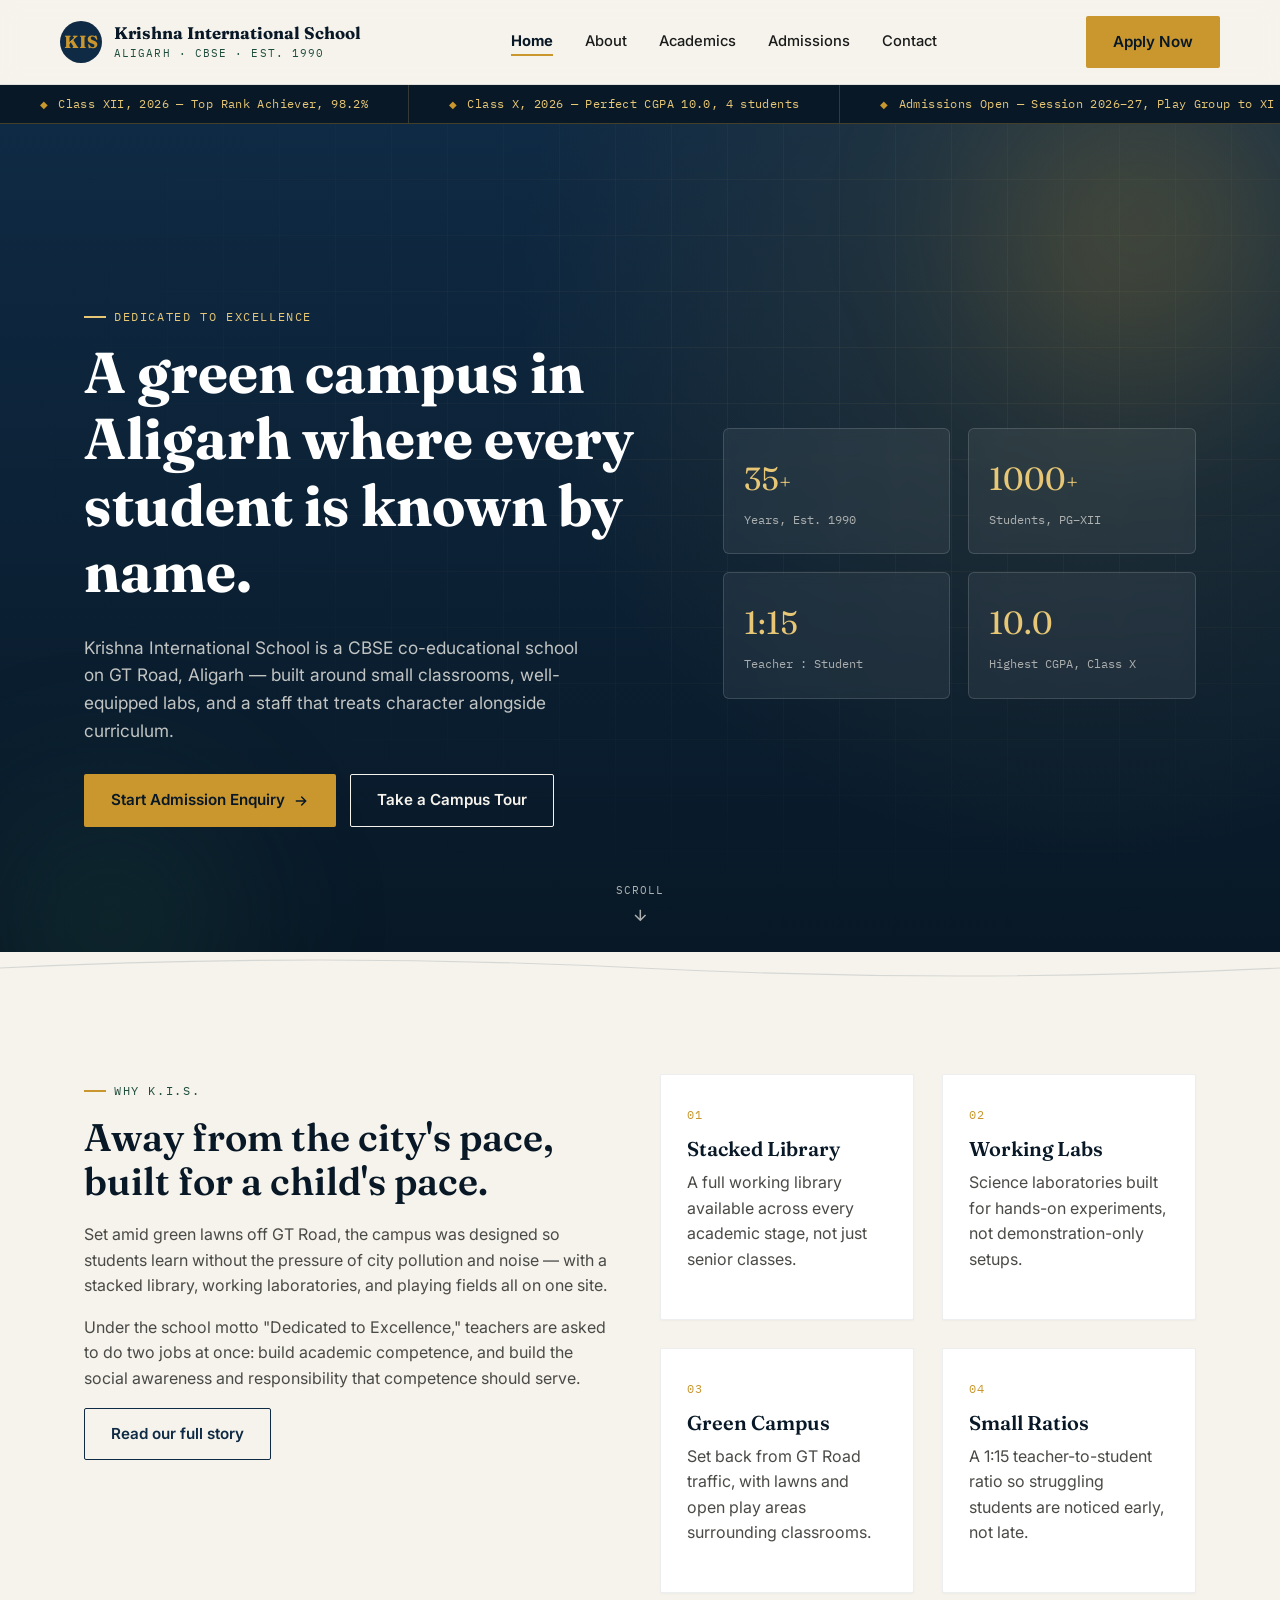
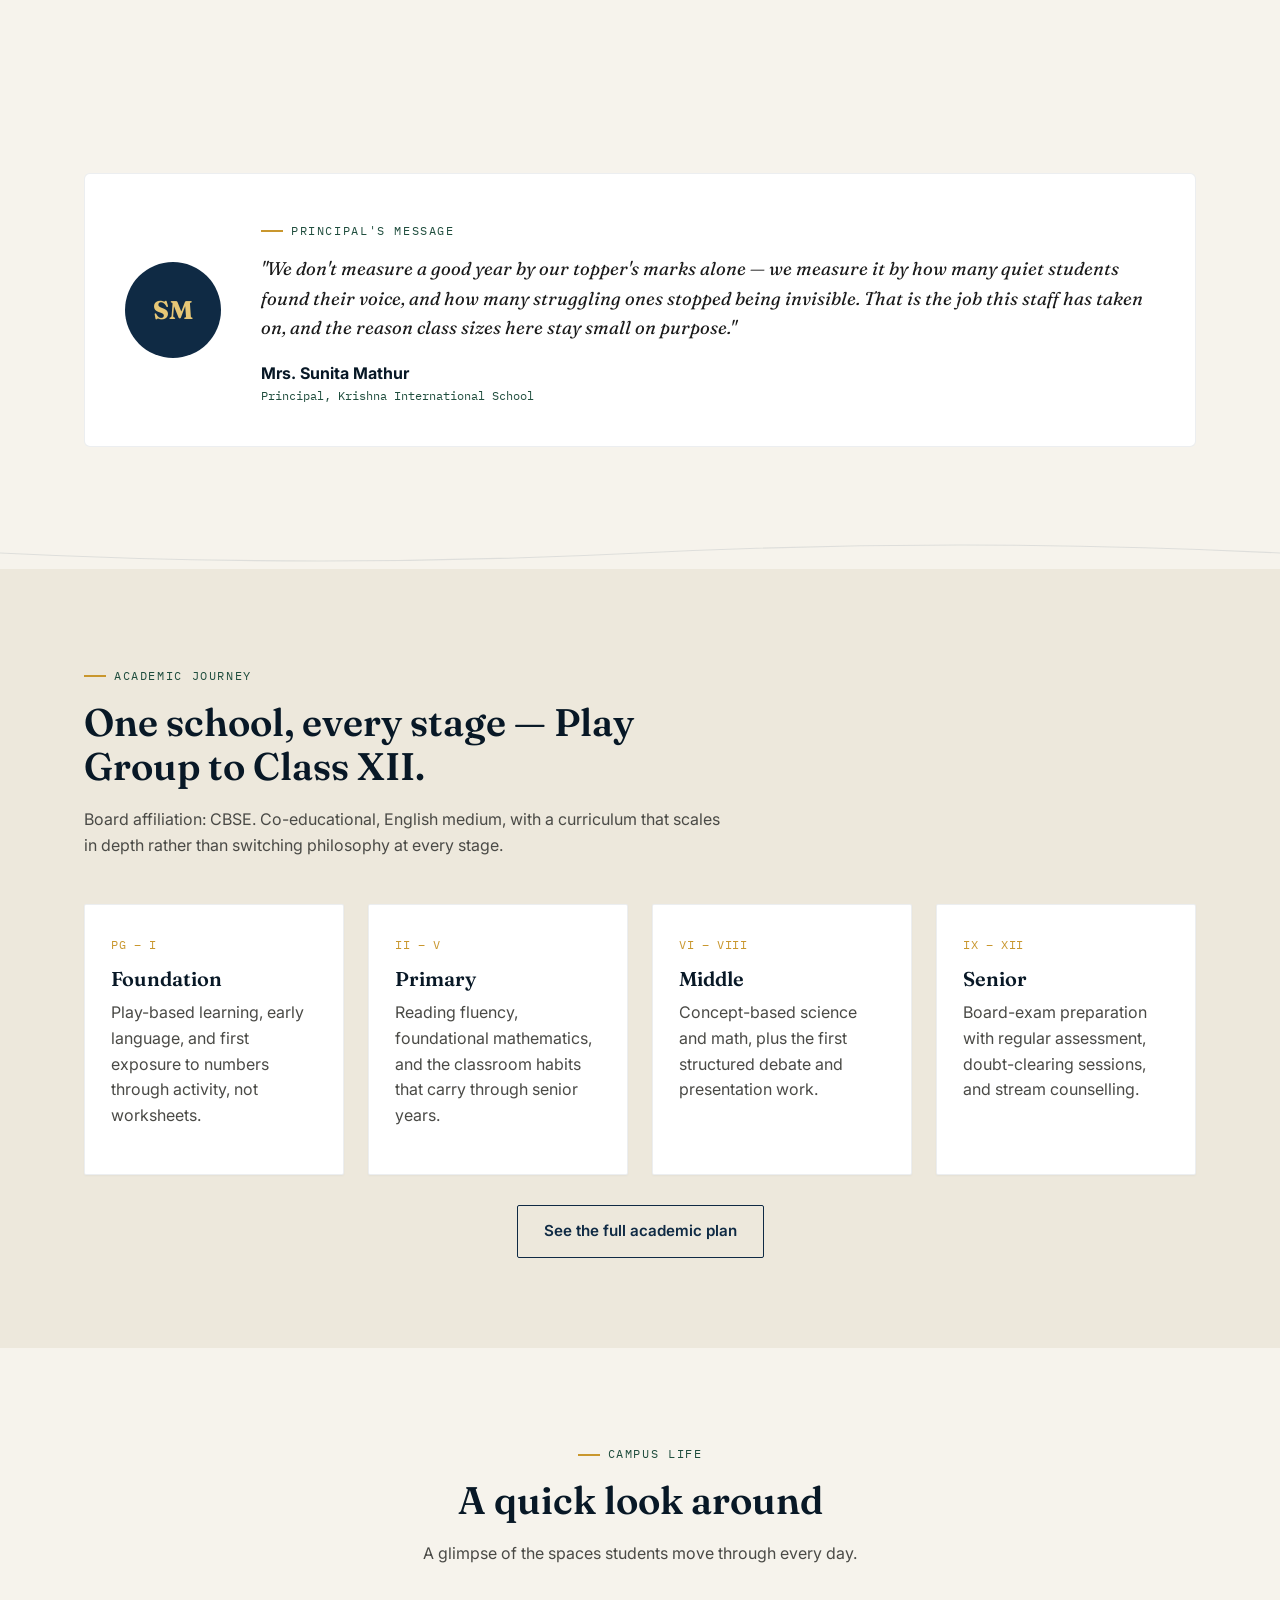
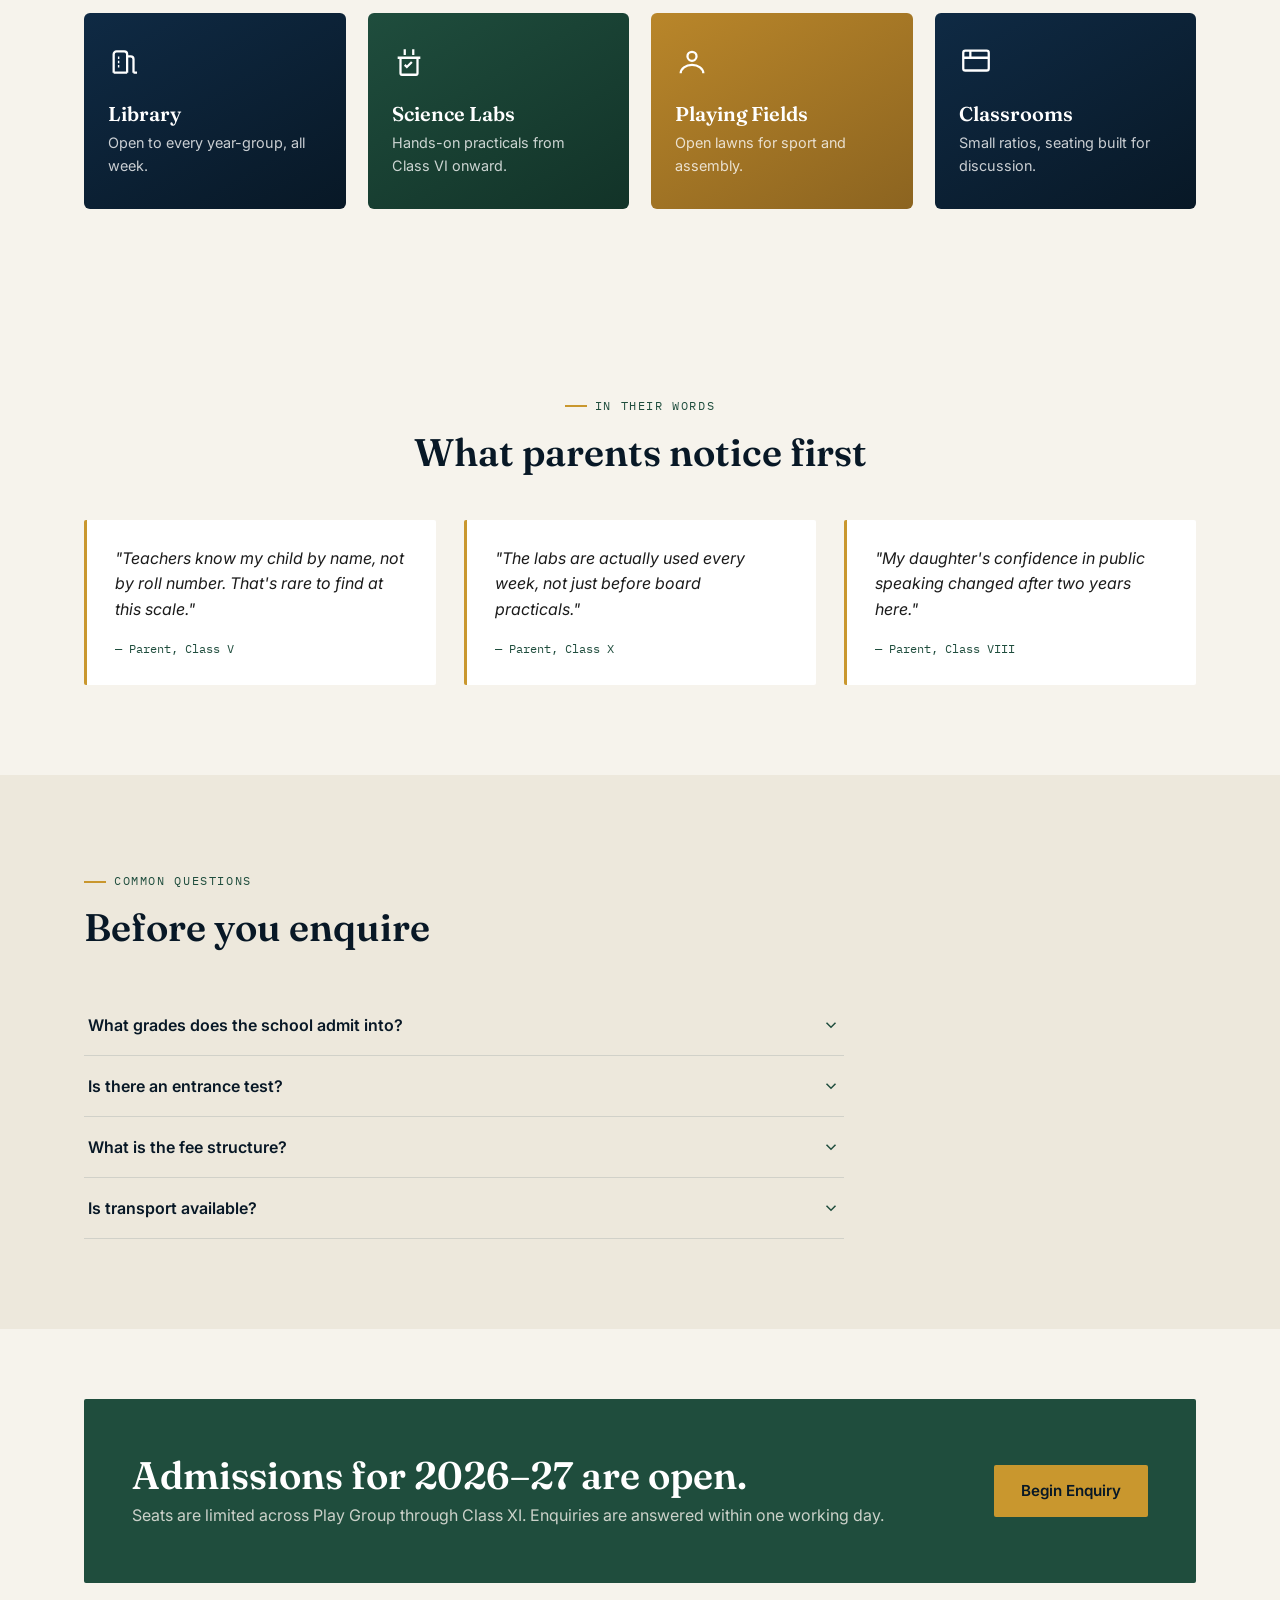
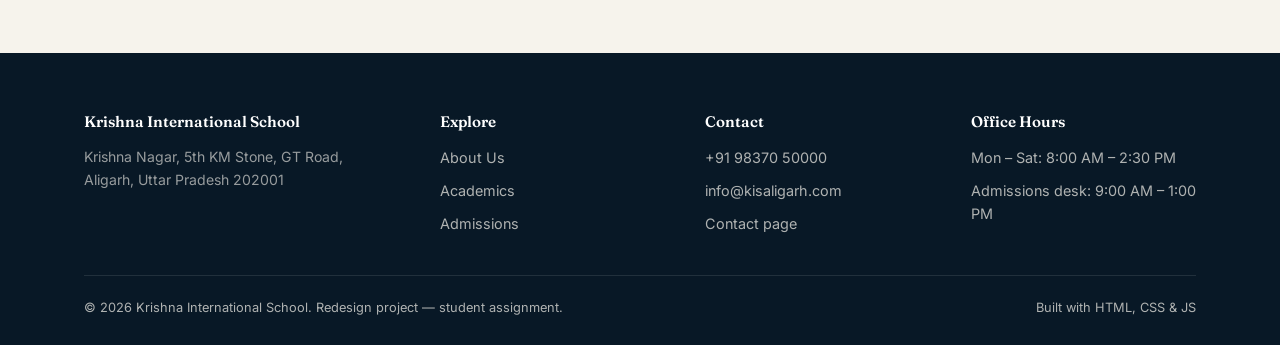
<file: index.html>
<!DOCTYPE html>
<html lang="en">
<head>
<meta charset="UTF-8" />
<meta name="viewport" content="width=device-width, initial-scale=1.0" />
<title>Krishna International School, Aligarh — Dedicated to Excellence</title>
<meta name="description" content="Krishna International School (K.I.S.), Aligarh — CBSE co-educational school from Pre-Group to Class XII, set on a green campus with modern academic and co-curricular programs." />
<link rel="preconnect" href="https://fonts.googleapis.com">
<link href="https://fonts.googleapis.com/css2?family=Fraunces:wght@500;600;700&family=Inter:wght@400;500;600;700&family=IBM+Plex+Mono:wght@400;500&display=swap" rel="stylesheet">
<link rel="stylesheet" href="css/style.css" />
</head>
<body>

<header class="site-header">
  <div class="container header-inner">
    <a href="index.html" class="brand">
      <span class="brand-mark">KIS</span>
      <span class="brand-text">
        <strong>Krishna International School</strong>
        <span>Aligarh · CBSE · Est. 1990</span>
      </span>
    </a>
    <nav>
      <ul class="nav-links">
        <li><a href="index.html" class="active">Home</a></li>
        <li><a href="about.html">About</a></li>
        <li><a href="academics.html">Academics</a></li>
        <li><a href="admissions.html">Admissions</a></li>
        <li><a href="contact.html">Contact</a></li>
      </ul>
    </nav>
    <div class="nav-cta">
      <a href="admissions.html" class="btn btn-primary">Apply Now</a>
      <button class="nav-toggle" aria-label="Toggle menu" aria-expanded="false">
        <span></span><span></span><span></span>
      </button>
    </div>
  </div>
</header>

<div class="ticker" aria-label="Recent achievements">
  <div class="ticker-track">
    <span class="ticker-item">Class XII, 2026 — Top Rank Achiever, 98.2%</span>
    <span class="ticker-item">Class X, 2026 — Perfect CGPA 10.0, 4 students</span>
    <span class="ticker-item">Admissions Open — Session 2026–27, Play Group to XI</span>
    <span class="ticker-item">Inter-School Science Olympiad — 1st Place</span>
    <span class="ticker-item">Annual Day 2026 — 15 December</span>
  </div>
</div>

<!-- HERO -->
<section class="hero hero-full">
  <div class="hero-bg" aria-hidden="true">
    <div class="hero-bg-grid"></div>
    <div class="hero-bg-glow hero-bg-glow-1"></div>
    <div class="hero-bg-glow hero-bg-glow-2"></div>
  </div>
  <div class="container hero-grid">
    <div class="reveal in-view hero-copy">
      <span class="eyebrow">Dedicated to Excellence</span>
      <h1>A green campus in Aligarh where every student is known by name.</h1>
      <p class="lead">Krishna International School is a CBSE co-educational school on GT Road, Aligarh — built around small classrooms, well-equipped labs, and a staff that treats character alongside curriculum.</p>
      <div class="hero-actions">
        <a href="admissions.html" class="btn btn-primary">
          Start Admission Enquiry
          <svg width="16" height="16" viewBox="0 0 24 24" fill="none" stroke="currentColor" stroke-width="2.2" stroke-linecap="round"><path d="M5 12h14M13 6l6 6-6 6"/></svg>
        </a>
        <a href="about.html" class="btn btn-outline">Take a Campus Tour</a>
      </div>
    </div>

    <div class="hero-stats-float reveal in-view">
      <div class="stat-card float-1">
        <span class="num" data-count-to="35">0</span><span class="num-suffix">+</span>
        <span class="label">Years, Est. 1990</span>
      </div>
      <div class="stat-card float-2">
        <span class="num" data-count-to="1000">0</span><span class="num-suffix">+</span>
        <span class="label">Students, PG–XII</span>
      </div>
      <div class="stat-card float-3">
        <span class="num-static">1:15</span>
        <span class="label">Teacher : Student</span>
      </div>
      <div class="stat-card float-4">
        <span class="num" data-count-to="10" data-decimal="1">0</span>
        <span class="label">Highest CGPA, Class X</span>
      </div>
    </div>
  </div>

  <a href="#about-teaser" class="scroll-indicator" aria-label="Scroll to content">
    <span>Scroll</span>
    <svg width="18" height="18" viewBox="0 0 24 24" fill="none" stroke="currentColor" stroke-width="2"><path d="M12 5v14M5 12l7 7 7-7"/></svg>
  </a>
</section>

<div class="divider" aria-hidden="true">
  <svg viewBox="0 0 1160 40" preserveAspectRatio="none"><path d="M0 20 Q 290 0 580 20 T 1160 20" stroke="currentColor" stroke-width="1.5" fill="none"/></svg>
</div>

<!-- ABOUT TEASER -->
<section id="about-teaser">
  <div class="container grid-2">
    <div class="reveal">
      <span class="eyebrow">Why K.I.S.</span>
      <h2>Away from the city's pace, built for a child's pace.</h2>
      <p>Set amid green lawns off GT Road, the campus was designed so students learn without the pressure of city pollution and noise — with a stacked library, working laboratories, and playing fields all on one site.</p>
      <p>Under the school motto "Dedicated to Excellence," teachers are asked to do two jobs at once: build academic competence, and build the social awareness and responsibility that competence should serve.</p>
      <a href="about.html" class="btn btn-outline-dark">Read our full story</a>
    </div>
    <div class="grid-3 reveal" style="grid-template-columns:1fr 1fr; align-self:start;">
      <div class="card">
        <span class="index">01</span>
        <h3>Stacked Library</h3>
        <p>A full working library available across every academic stage, not just senior classes.</p>
      </div>
      <div class="card">
        <span class="index">02</span>
        <h3>Working Labs</h3>
        <p>Science laboratories built for hands-on experiments, not demonstration-only setups.</p>
      </div>
      <div class="card">
        <span class="index">03</span>
        <h3>Green Campus</h3>
        <p>Set back from GT Road traffic, with lawns and open play areas surrounding classrooms.</p>
      </div>
      <div class="card">
        <span class="index">04</span>
        <h3>Small Ratios</h3>
        <p>A 1:15 teacher-to-student ratio so struggling students are noticed early, not late.</p>
      </div>
    </div>
  </div>
</section>

<!-- PRINCIPAL'S MESSAGE -->
<section class="principal-section">
  <div class="container">
    <div class="principal-card reveal">
      <div class="principal-avatar" aria-hidden="true">SM</div>
      <div class="principal-copy">
        <span class="eyebrow">Principal's Message</span>
        <p class="principal-quote">"We don't measure a good year by our topper's marks alone — we measure it by how many quiet students found their voice, and how many struggling ones stopped being invisible. That is the job this staff has taken on, and the reason class sizes here stay small on purpose."</p>
        <div class="principal-name">Mrs. Sunita Mathur</div>
        <div class="principal-role">Principal, Krishna International School</div>
      </div>
    </div>
  </div>
</section>

<div class="divider divider-alt" aria-hidden="true">
  <svg viewBox="0 0 1160 40" preserveAspectRatio="none"><path d="M0 20 Q 290 40 580 20 T 1160 20" stroke="currentColor" stroke-width="1.5" fill="none"/></svg>
</div>

<!-- ACADEMIC STAGES -->
<section class="section-alt">
  <div class="container">
    <div class="section-head reveal">
      <span class="eyebrow">Academic Journey</span>
      <h2>One school, every stage — Play Group to Class XII.</h2>
      <p>Board affiliation: CBSE. Co-educational, English medium, with a curriculum that scales in depth rather than switching philosophy at every stage.</p>
    </div>
    <div class="grid-4">
      <div class="card reveal">
        <span class="index">PG – I</span>
        <h3>Foundation</h3>
        <p>Play-based learning, early language, and first exposure to numbers through activity, not worksheets.</p>
      </div>
      <div class="card reveal">
        <span class="index">II – V</span>
        <h3>Primary</h3>
        <p>Reading fluency, foundational mathematics, and the classroom habits that carry through senior years.</p>
      </div>
      <div class="card reveal">
        <span class="index">VI – VIII</span>
        <h3>Middle</h3>
        <p>Concept-based science and math, plus the first structured debate and presentation work.</p>
      </div>
      <div class="card reveal">
        <span class="index">IX – XII</span>
        <h3>Senior</h3>
        <p>Board-exam preparation with regular assessment, doubt-clearing sessions, and stream counselling.</p>
      </div>
    </div>
    <div style="margin-top:30px; text-align:center;">
      <a href="academics.html" class="btn btn-outline-dark">See the full academic plan</a>
    </div>
  </div>
</section>

<!-- CAMPUS GALLERY -->
<section class="gallery-section">
  <div class="container">
    <div class="section-head center reveal" style="margin-left:auto;margin-right:auto;">
      <span class="eyebrow">Campus Life</span>
      <h2>A quick look around</h2>
      <p>A glimpse of the spaces students move through every day.</p>
    </div>
    <div class="gallery-grid">
      <div class="gallery-card reveal gallery-tone-navy">
        <svg viewBox="0 0 24 24" fill="none" stroke="currentColor" stroke-width="1.6"><path d="M4 19.5V6.5a2 2 0 012-2h5.5a2 2 0 012 2v13M4 19.5h9.5M18 19.5V10a2 2 0 00-2-2h-2.5M18 19.5h2.5"/><path d="M7 9h1M7 12h1M7 15h1"/></svg>
        <h3>Library</h3>
        <p>Open to every year-group, all week.</p>
      </div>
      <div class="gallery-card reveal gallery-tone-forest">
        <svg viewBox="0 0 24 24" fill="none" stroke="currentColor" stroke-width="1.6"><path d="M9 3v4M15 3v4M4 9h16M6 9v11a1 1 0 001 1h10a1 1 0 001-1V9"/><path d="M9 14l1.5 1.5L14 12"/></svg>
        <h3>Science Labs</h3>
        <p>Hands-on practicals from Class VI onward.</p>
      </div>
      <div class="gallery-card reveal gallery-tone-gold">
        <svg viewBox="0 0 24 24" fill="none" stroke="currentColor" stroke-width="1.6"><circle cx="12" cy="8" r="3.2"/><path d="M4 20c0-3.3 3.6-6 8-6s8 2.7 8 6"/></svg>
        <h3>Playing Fields</h3>
        <p>Open lawns for sport and assembly.</p>
      </div>
      <div class="gallery-card reveal gallery-tone-navy">
        <svg viewBox="0 0 24 24" fill="none" stroke="currentColor" stroke-width="1.6"><rect x="3" y="4" width="18" height="14" rx="1.5"/><path d="M3 9h18M8 4v5"/></svg>
        <h3>Classrooms</h3>
        <p>Small ratios, seating built for discussion.</p>
      </div>
    </div>
  </div>
</section>

<!-- ACHIEVERS / TESTIMONIALS -->
<section>
  <div class="container">
    <div class="section-head center reveal" style="margin-left:auto;margin-right:auto;">
      <span class="eyebrow">In Their Words</span>
      <h2>What parents notice first</h2>
    </div>
    <div class="grid-3">
      <div class="quote-card reveal">
        <p>"Teachers know my child by name, not by roll number. That's rare to find at this scale."</p>
        <div class="who">— Parent, Class V</div>
      </div>
      <div class="quote-card reveal">
        <p>"The labs are actually used every week, not just before board practicals."</p>
        <div class="who">— Parent, Class X</div>
      </div>
      <div class="quote-card reveal">
        <p>"My daughter's confidence in public speaking changed after two years here."</p>
        <div class="who">— Parent, Class VIII</div>
      </div>
    </div>
  </div>
</section>

<!-- FAQ -->
<section class="section-alt faq-section">
  <div class="container">
    <div class="section-head reveal">
      <span class="eyebrow">Common Questions</span>
      <h2>Before you enquire</h2>
    </div>
    <div class="faq-list">
      <div class="faq-item reveal">
        <button class="faq-question" aria-expanded="false">
          <span>What grades does the school admit into?</span>
          <svg class="faq-icon" viewBox="0 0 24 24" fill="none" stroke="currentColor" stroke-width="2"><path d="M6 9l6 6 6-6"/></svg>
        </button>
        <div class="faq-answer"><p>Play Group through Class XI for the 2026–27 session, subject to seat availability at each grade.</p></div>
      </div>
      <div class="faq-item reveal">
        <button class="faq-question" aria-expanded="false">
          <span>Is there an entrance test?</span>
          <svg class="faq-icon" viewBox="0 0 24 24" fill="none" stroke="currentColor" stroke-width="2"><path d="M6 9l6 6 6-6"/></svg>
        </button>
        <div class="faq-answer"><p>There's a short, informal interaction with the child and parents rather than a formal written test — used to place the child correctly, not to filter admissions.</p></div>
      </div>
      <div class="faq-item reveal">
        <button class="faq-question" aria-expanded="false">
          <span>What is the fee structure?</span>
          <svg class="faq-icon" viewBox="0 0 24 24" fill="none" stroke="currentColor" stroke-width="2"><path d="M6 9l6 6 6-6"/></svg>
        </button>
        <div class="faq-answer"><p>A one-time admission form fee of ₹500 and admission fee of ₹5,000, with tuition fees shared in full during your enquiry response, varying by grade.</p></div>
      </div>
      <div class="faq-item reveal">
        <button class="faq-question" aria-expanded="false">
          <span>Is transport available?</span>
          <svg class="faq-icon" viewBox="0 0 24 24" fill="none" stroke="currentColor" stroke-width="2"><path d="M6 9l6 6 6-6"/></svg>
        </button>
        <div class="faq-answer"><p>Yes, school bus routes cover the surrounding areas of Aligarh. Ask the admissions desk to confirm coverage for your locality.</p></div>
      </div>
    </div>
  </div>
</section>

<!-- CTA -->
<section class="section-tight">
  <div class="container">
    <div class="cta-banner reveal">
      <div>
        <h2>Admissions for 2026–27 are open.</h2>
        <p>Seats are limited across Play Group through Class XI. Enquiries are answered within one working day.</p>
      </div>
      <a href="admissions.html" class="btn btn-primary">Begin Enquiry</a>
    </div>
  </div>
</section>

<footer>
  <div class="container">
    <div class="footer-grid">
      <div>
        <h4>Krishna International School</h4>
        <p style="color:rgba(246,243,236,0.6); font-size:0.88rem; max-width:32ch;">Krishna Nagar, 5th KM Stone, GT Road, Aligarh, Uttar Pradesh 202001</p>
      </div>
      <div>
        <h4>Explore</h4>
        <ul>
          <li><a href="about.html">About Us</a></li>
          <li><a href="academics.html">Academics</a></li>
          <li><a href="admissions.html">Admissions</a></li>
        </ul>
      </div>
      <div>
        <h4>Contact</h4>
        <ul>
          <li><a href="tel:+919837050000">+91 98370 50000</a></li>
          <li><a href="mailto:info@kisaligarh.com">info@kisaligarh.com</a></li>
          <li><a href="contact.html">Contact page</a></li>
        </ul>
      </div>
      <div>
        <h4>Office Hours</h4>
        <ul>
          <li>Mon – Sat: 8:00 AM – 2:30 PM</li>
          <li>Admissions desk: 9:00 AM – 1:00 PM</li>
        </ul>
      </div>
    </div>
    <div class="footer-bottom">
      <span>© 2026 Krishna International School. Redesign project — student assignment.</span>
      <span>Built with HTML, CSS &amp; JS</span>
    </div>
  </div>
</footer>

<script src="js/main.js"></script>
</body>
</html>
</file>
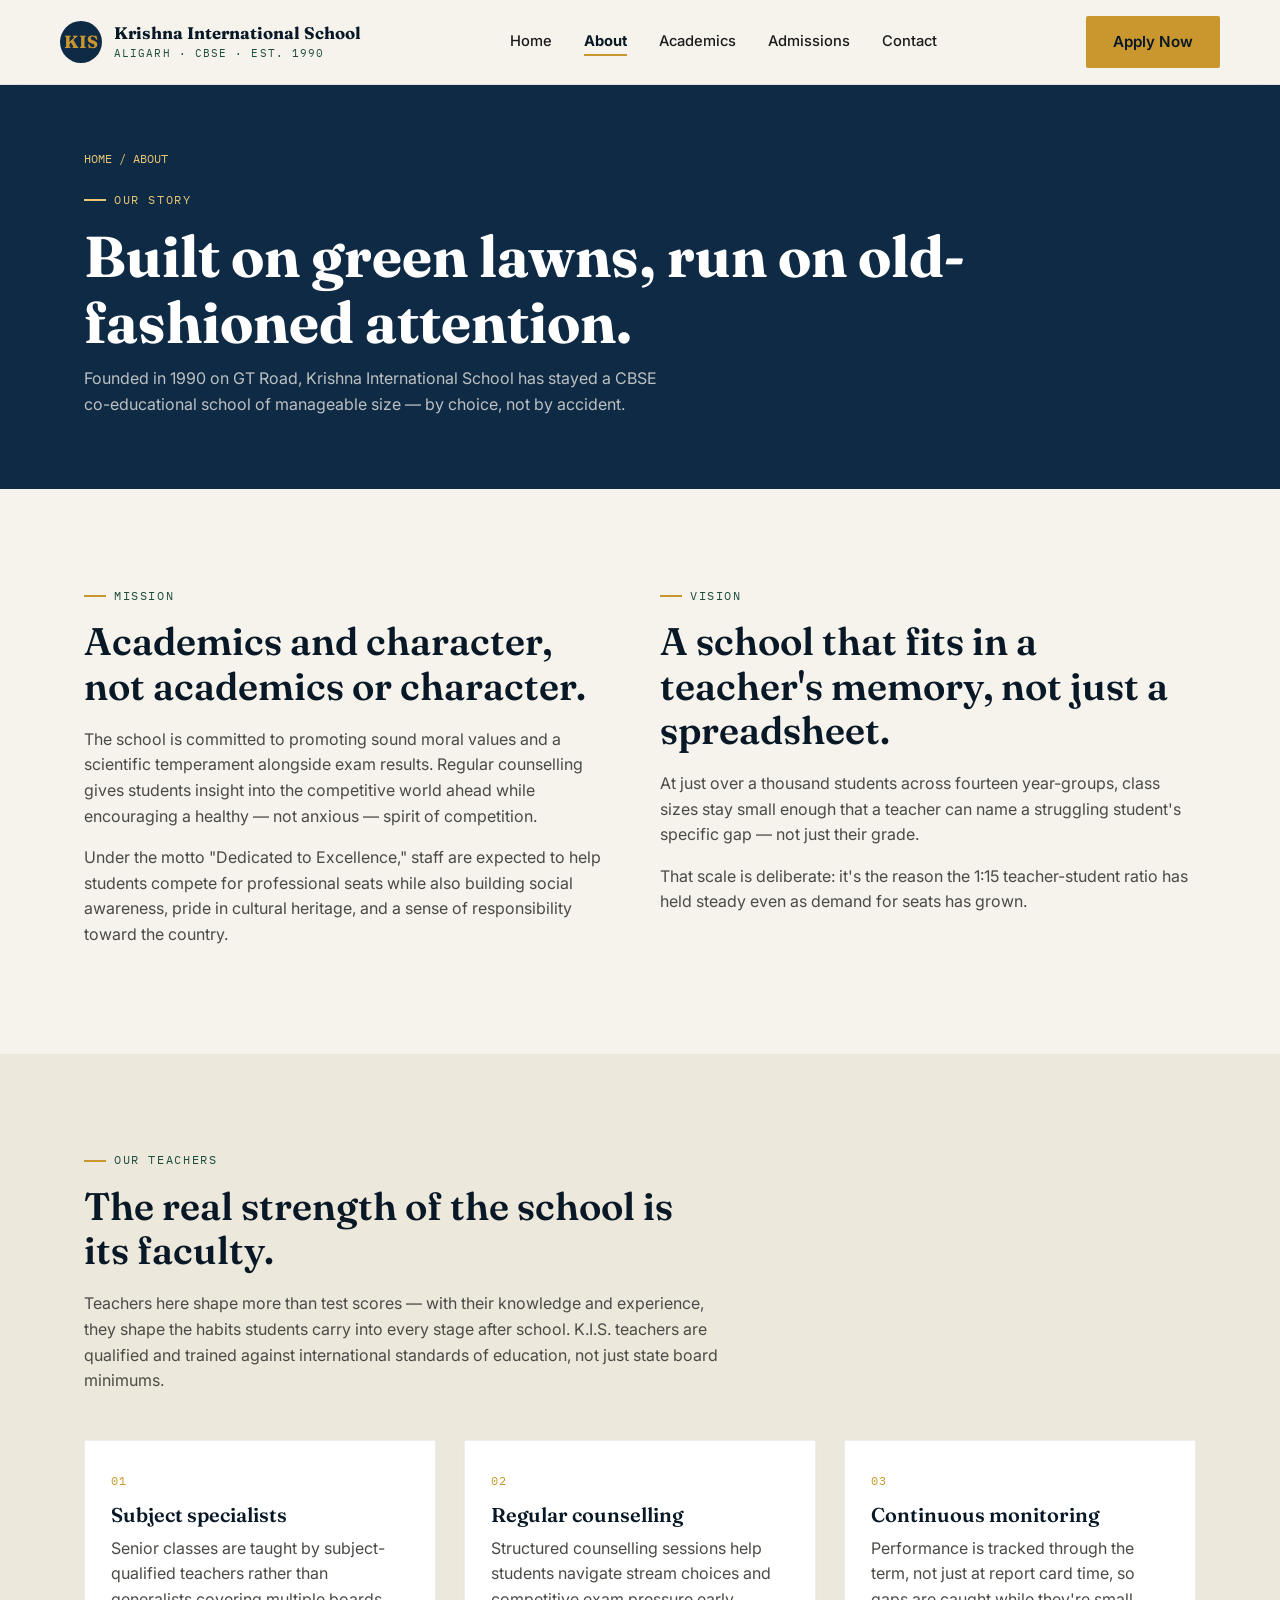
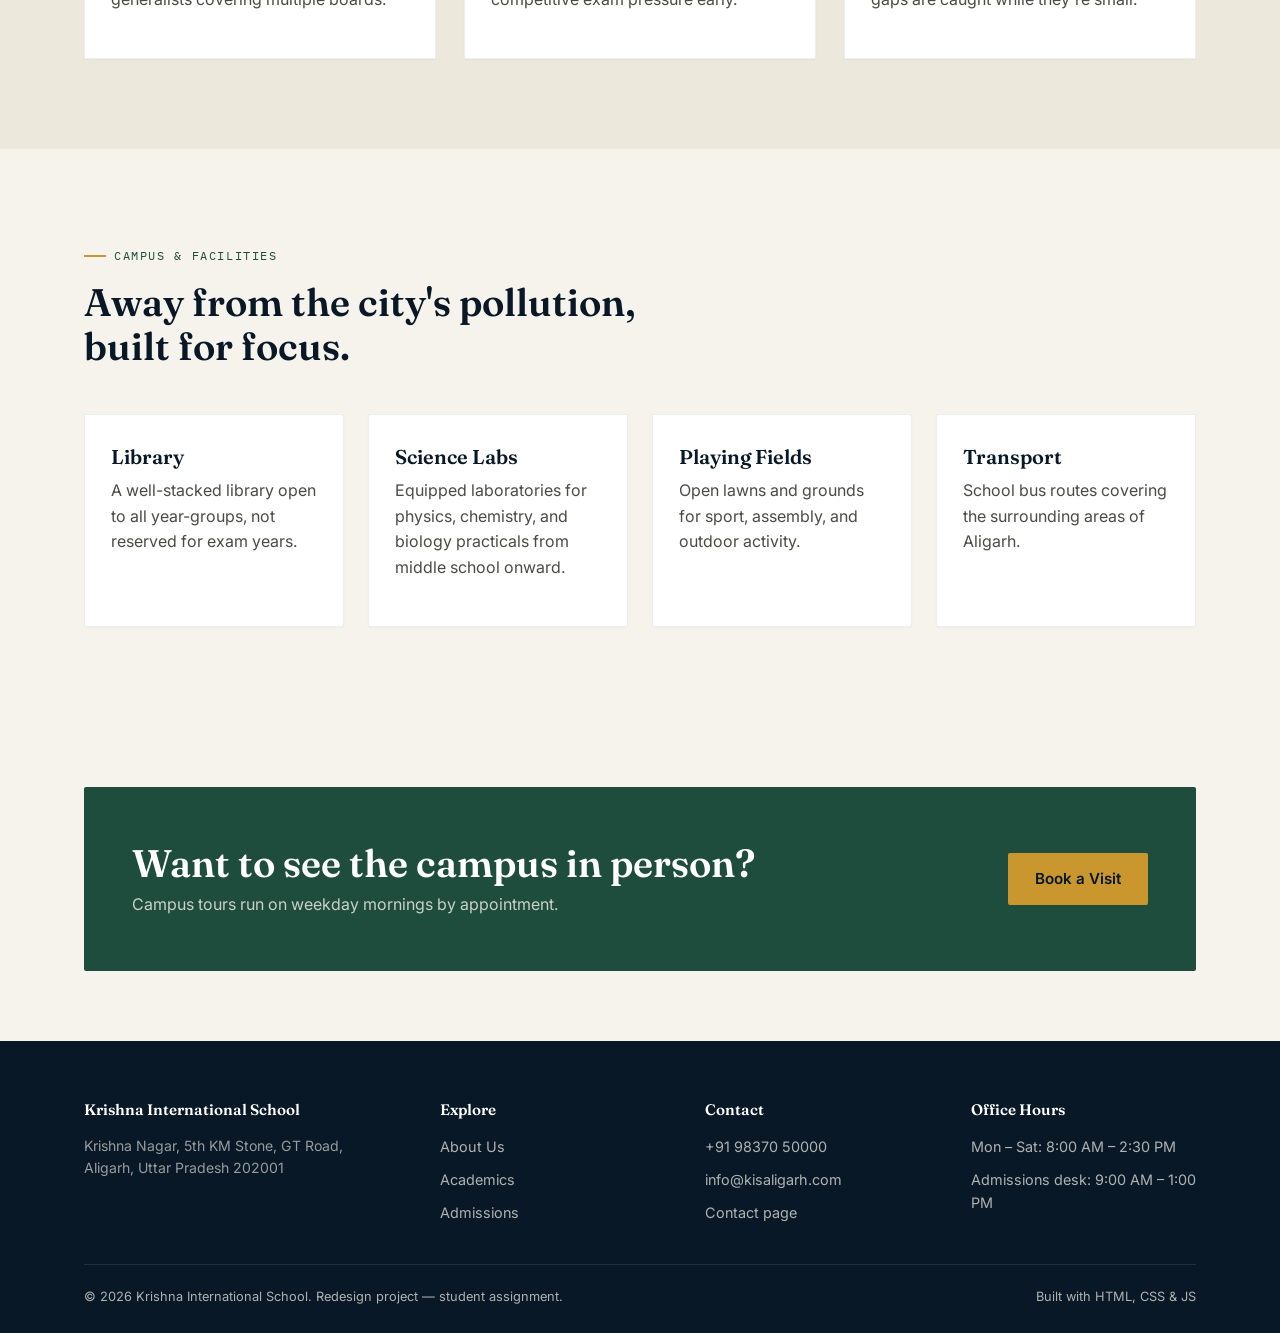
<file: about.html>
<!DOCTYPE html>
<html lang="en">
<head>
<meta charset="UTF-8" />
<meta name="viewport" content="width=device-width, initial-scale=1.0" />
<title>About Us — Krishna International School, Aligarh</title>
<meta name="description" content="Learn about Krishna International School's history, teachers, and campus facilities in Aligarh." />
<link rel="preconnect" href="https://fonts.googleapis.com">
<link href="https://fonts.googleapis.com/css2?family=Fraunces:wght@500;600;700&family=Inter:wght@400;500;600;700&family=IBM+Plex+Mono:wght@400;500&display=swap" rel="stylesheet">
<link rel="stylesheet" href="css/style.css" />
</head>
<body>

<header class="site-header">
  <div class="container header-inner">
    <a href="index.html" class="brand">
      <span class="brand-mark">KIS</span>
      <span class="brand-text">
        <strong>Krishna International School</strong>
        <span>Aligarh · CBSE · Est. 1990</span>
      </span>
    </a>
    <nav>
      <ul class="nav-links">
        <li><a href="index.html">Home</a></li>
        <li><a href="about.html" class="active">About</a></li>
        <li><a href="academics.html">Academics</a></li>
        <li><a href="admissions.html">Admissions</a></li>
        <li><a href="contact.html">Contact</a></li>
      </ul>
    </nav>
    <div class="nav-cta">
      <a href="admissions.html" class="btn btn-primary">Apply Now</a>
      <button class="nav-toggle" aria-label="Toggle menu" aria-expanded="false">
        <span></span><span></span><span></span>
      </button>
    </div>
  </div>
</header>

<div class="page-header">
  <div class="container">
    <div class="breadcrumb">HOME / ABOUT</div>
    <span class="eyebrow">Our Story</span>
    <h1>Built on green lawns, run on old-fashioned attention.</h1>
    <p>Founded in 1990 on GT Road, Krishna International School has stayed a CBSE co-educational school of manageable size — by choice, not by accident.</p>
  </div>
</div>

<section>
  <div class="container grid-2">
    <div class="reveal">
      <span class="eyebrow">Mission</span>
      <h2>Academics and character, not academics or character.</h2>
      <p>The school is committed to promoting sound moral values and a scientific temperament alongside exam results. Regular counselling gives students insight into the competitive world ahead while encouraging a healthy — not anxious — spirit of competition.</p>
      <p>Under the motto "Dedicated to Excellence," staff are expected to help students compete for professional seats while also building social awareness, pride in cultural heritage, and a sense of responsibility toward the country.</p>
    </div>
    <div class="reveal">
      <span class="eyebrow">Vision</span>
      <h2>A school that fits in a teacher's memory, not just a spreadsheet.</h2>
      <p>At just over a thousand students across fourteen year-groups, class sizes stay small enough that a teacher can name a struggling student's specific gap — not just their grade.</p>
      <p>That scale is deliberate: it's the reason the 1:15 teacher-student ratio has held steady even as demand for seats has grown.</p>
    </div>
  </div>
</section>

<section class="section-alt">
  <div class="container">
    <div class="section-head reveal">
      <span class="eyebrow">Our Teachers</span>
      <h2>The real strength of the school is its faculty.</h2>
      <p>Teachers here shape more than test scores — with their knowledge and experience, they shape the habits students carry into every stage after school. K.I.S. teachers are qualified and trained against international standards of education, not just state board minimums.</p>
    </div>
    <div class="grid-3">
      <div class="card reveal">
        <span class="index">01</span>
        <h3>Subject specialists</h3>
        <p>Senior classes are taught by subject-qualified teachers rather than generalists covering multiple boards.</p>
      </div>
      <div class="card reveal">
        <span class="index">02</span>
        <h3>Regular counselling</h3>
        <p>Structured counselling sessions help students navigate stream choices and competitive exam pressure early.</p>
      </div>
      <div class="card reveal">
        <span class="index">03</span>
        <h3>Continuous monitoring</h3>
        <p>Performance is tracked through the term, not just at report card time, so gaps are caught while they're small.</p>
      </div>
    </div>
  </div>
</section>

<section>
  <div class="container">
    <div class="section-head reveal">
      <span class="eyebrow">Campus & Facilities</span>
      <h2>Away from the city's pollution, built for focus.</h2>
    </div>
    <div class="grid-4">
      <div class="card reveal"><h3>Library</h3><p>A well-stacked library open to all year-groups, not reserved for exam years.</p></div>
      <div class="card reveal"><h3>Science Labs</h3><p>Equipped laboratories for physics, chemistry, and biology practicals from middle school onward.</p></div>
      <div class="card reveal"><h3>Playing Fields</h3><p>Open lawns and grounds for sport, assembly, and outdoor activity.</p></div>
      <div class="card reveal"><h3>Transport</h3><p>School bus routes covering the surrounding areas of Aligarh.</p></div>
    </div>
  </div>
</section>

<section class="section-tight">
  <div class="container">
    <div class="cta-banner reveal">
      <div>
        <h2>Want to see the campus in person?</h2>
        <p>Campus tours run on weekday mornings by appointment.</p>
      </div>
      <a href="contact.html" class="btn btn-primary">Book a Visit</a>
    </div>
  </div>
</section>

<footer>
  <div class="container">
    <div class="footer-grid">
      <div>
        <h4>Krishna International School</h4>
        <p style="color:rgba(246,243,236,0.6); font-size:0.88rem; max-width:32ch;">Krishna Nagar, 5th KM Stone, GT Road, Aligarh, Uttar Pradesh 202001</p>
      </div>
      <div>
        <h4>Explore</h4>
        <ul>
          <li><a href="about.html">About Us</a></li>
          <li><a href="academics.html">Academics</a></li>
          <li><a href="admissions.html">Admissions</a></li>
        </ul>
      </div>
      <div>
        <h4>Contact</h4>
        <ul>
          <li><a href="tel:+919837050000">+91 98370 50000</a></li>
          <li><a href="mailto:info@kisaligarh.com">info@kisaligarh.com</a></li>
          <li><a href="contact.html">Contact page</a></li>
        </ul>
      </div>
      <div>
        <h4>Office Hours</h4>
        <ul>
          <li>Mon – Sat: 8:00 AM – 2:30 PM</li>
          <li>Admissions desk: 9:00 AM – 1:00 PM</li>
        </ul>
      </div>
    </div>
    <div class="footer-bottom">
      <span>© 2026 Krishna International School. Redesign project — student assignment.</span>
      <span>Built with HTML, CSS &amp; JS</span>
    </div>
  </div>
</footer>

<script src="js/main.js"></script>
</body>
</html>
</file>
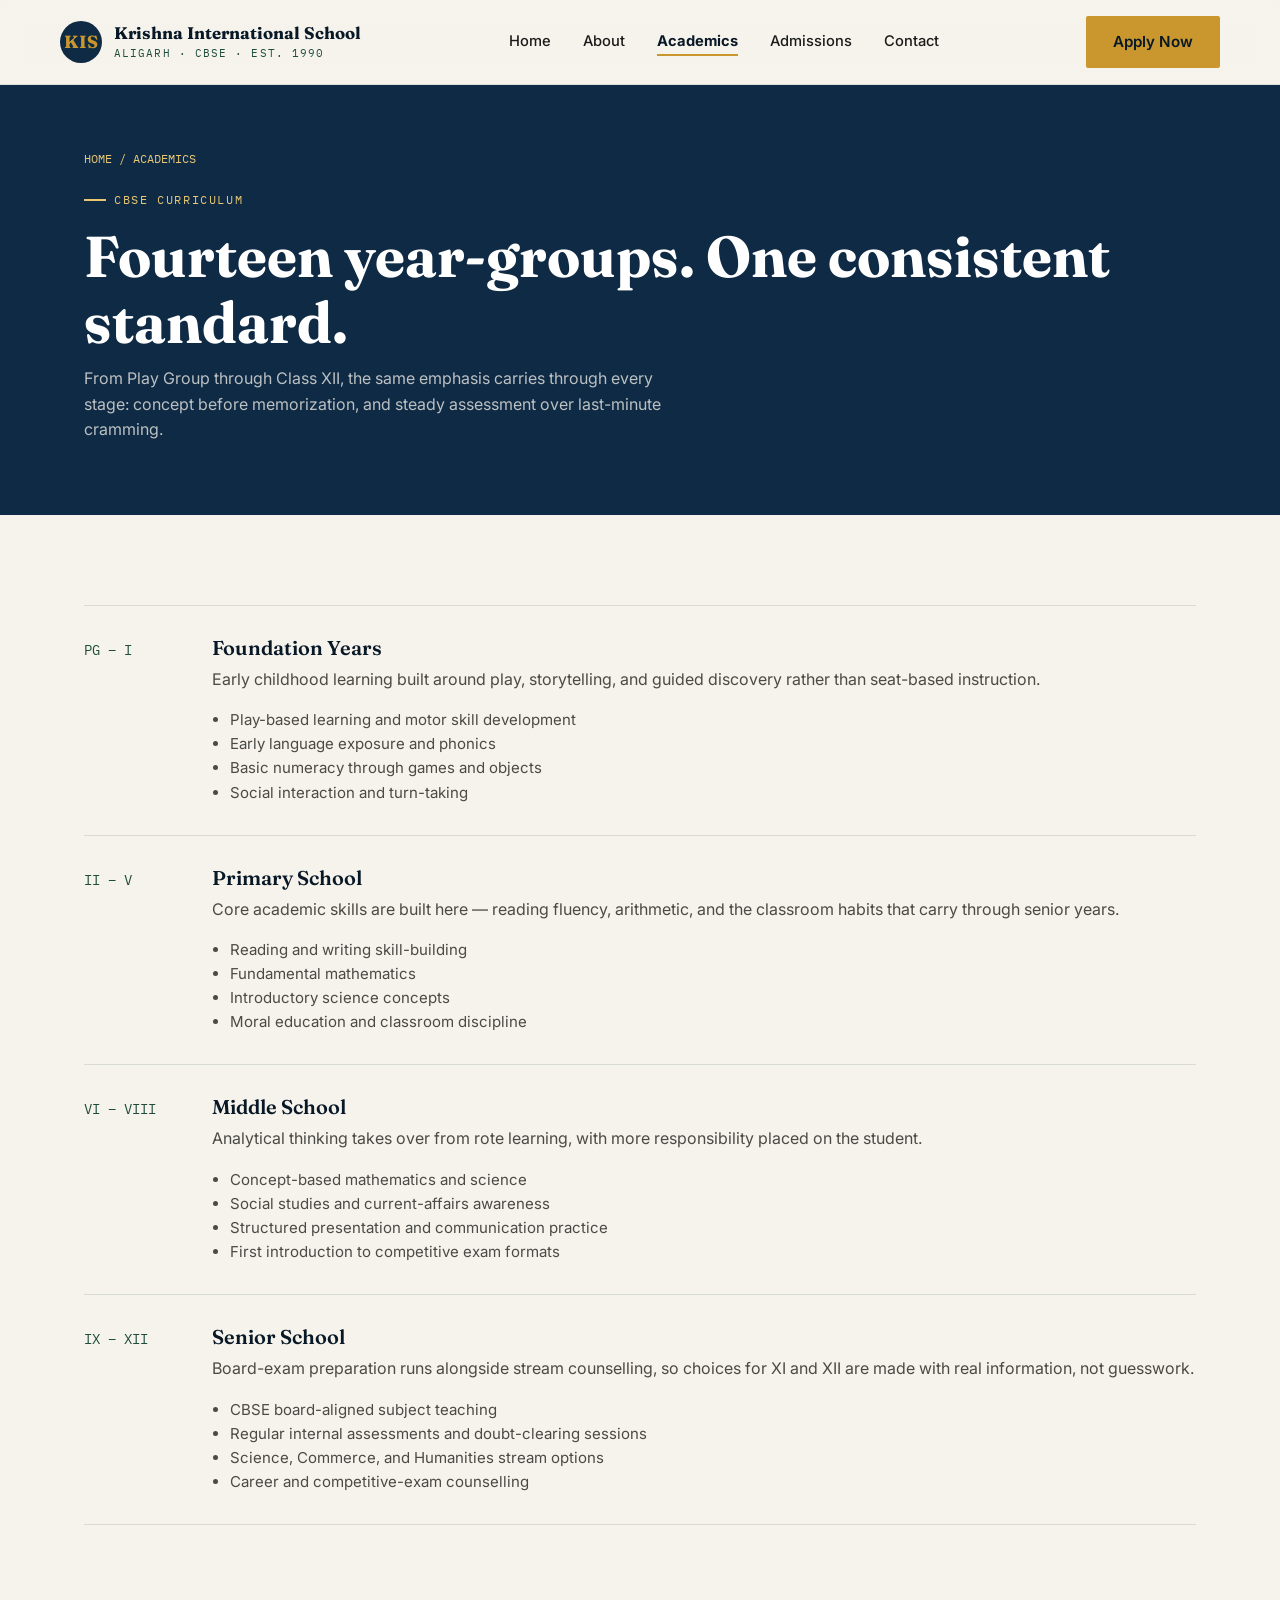
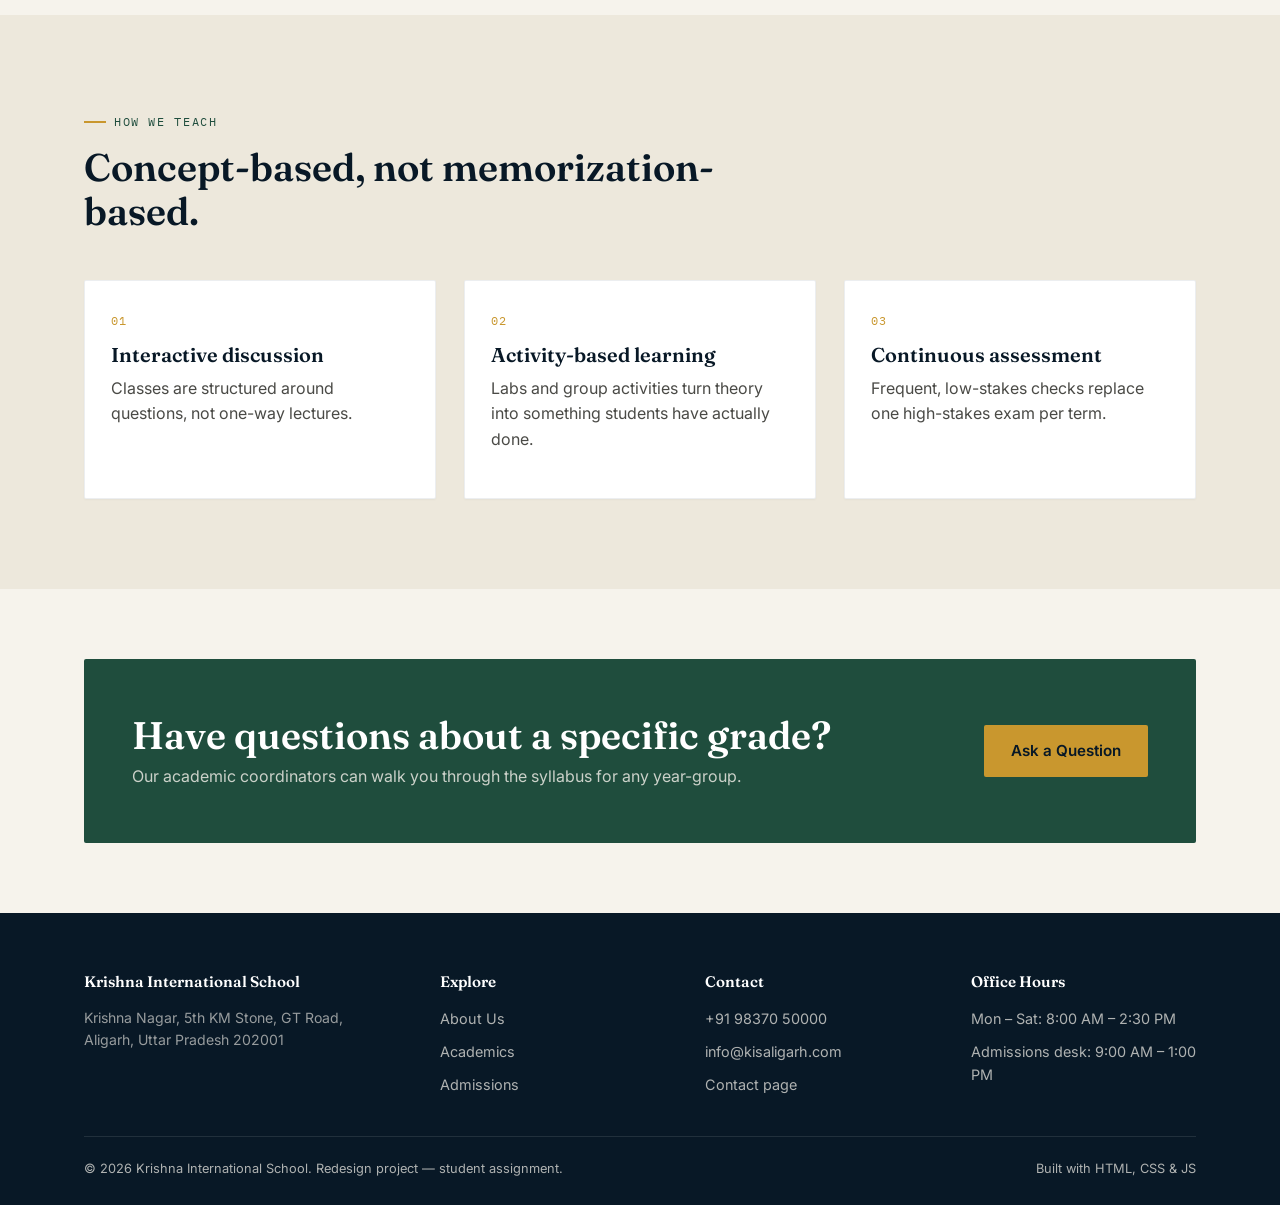
<file: academics.html>
<!DOCTYPE html>
<html lang="en">
<head>
<meta charset="UTF-8" />
<meta name="viewport" content="width=device-width, initial-scale=1.0" />
<title>Academics — Krishna International School, Aligarh</title>
<meta name="description" content="Explore the academic stages at Krishna International School, from Play Group to Class XII, under the CBSE board." />
<link rel="preconnect" href="https://fonts.googleapis.com">
<link href="https://fonts.googleapis.com/css2?family=Fraunces:wght@500;600;700&family=Inter:wght@400;500;600;700&family=IBM+Plex+Mono:wght@400;500&display=swap" rel="stylesheet">
<link rel="stylesheet" href="css/style.css" />
</head>
<body>

<header class="site-header">
  <div class="container header-inner">
    <a href="index.html" class="brand">
      <span class="brand-mark">KIS</span>
      <span class="brand-text">
        <strong>Krishna International School</strong>
        <span>Aligarh · CBSE · Est. 1990</span>
      </span>
    </a>
    <nav>
      <ul class="nav-links">
        <li><a href="index.html">Home</a></li>
        <li><a href="about.html">About</a></li>
        <li><a href="academics.html" class="active">Academics</a></li>
        <li><a href="admissions.html">Admissions</a></li>
        <li><a href="contact.html">Contact</a></li>
      </ul>
    </nav>
    <div class="nav-cta">
      <a href="admissions.html" class="btn btn-primary">Apply Now</a>
      <button class="nav-toggle" aria-label="Toggle menu" aria-expanded="false">
        <span></span><span></span><span></span>
      </button>
    </div>
  </div>
</header>

<div class="page-header">
  <div class="container">
    <div class="breadcrumb">HOME / ACADEMICS</div>
    <span class="eyebrow">CBSE Curriculum</span>
    <h1>Fourteen year-groups. One consistent standard.</h1>
    <p>From Play Group through Class XII, the same emphasis carries through every stage: concept before memorization, and steady assessment over last-minute cramming.</p>
  </div>
</div>

<section>
  <div class="container">
    <div class="stage-list">
      <div class="stage reveal">
        <div class="range">PG – I</div>
        <div>
          <h3>Foundation Years</h3>
          <p>Early childhood learning built around play, storytelling, and guided discovery rather than seat-based instruction.</p>
          <ul>
            <li>Play-based learning and motor skill development</li>
            <li>Early language exposure and phonics</li>
            <li>Basic numeracy through games and objects</li>
            <li>Social interaction and turn-taking</li>
          </ul>
        </div>
      </div>
      <div class="stage reveal">
        <div class="range">II – V</div>
        <div>
          <h3>Primary School</h3>
          <p>Core academic skills are built here — reading fluency, arithmetic, and the classroom habits that carry through senior years.</p>
          <ul>
            <li>Reading and writing skill-building</li>
            <li>Fundamental mathematics</li>
            <li>Introductory science concepts</li>
            <li>Moral education and classroom discipline</li>
          </ul>
        </div>
      </div>
      <div class="stage reveal">
        <div class="range">VI – VIII</div>
        <div>
          <h3>Middle School</h3>
          <p>Analytical thinking takes over from rote learning, with more responsibility placed on the student.</p>
          <ul>
            <li>Concept-based mathematics and science</li>
            <li>Social studies and current-affairs awareness</li>
            <li>Structured presentation and communication practice</li>
            <li>First introduction to competitive exam formats</li>
          </ul>
        </div>
      </div>
      <div class="stage reveal">
        <div class="range">IX – XII</div>
        <div>
          <h3>Senior School</h3>
          <p>Board-exam preparation runs alongside stream counselling, so choices for XI and XII are made with real information, not guesswork.</p>
          <ul>
            <li>CBSE board-aligned subject teaching</li>
            <li>Regular internal assessments and doubt-clearing sessions</li>
            <li>Science, Commerce, and Humanities stream options</li>
            <li>Career and competitive-exam counselling</li>
          </ul>
        </div>
      </div>
    </div>
  </div>
</section>

<section class="section-alt">
  <div class="container">
    <div class="section-head reveal">
      <span class="eyebrow">How We Teach</span>
      <h2>Concept-based, not memorization-based.</h2>
    </div>
    <div class="grid-3">
      <div class="card reveal"><span class="index">01</span><h3>Interactive discussion</h3><p>Classes are structured around questions, not one-way lectures.</p></div>
      <div class="card reveal"><span class="index">02</span><h3>Activity-based learning</h3><p>Labs and group activities turn theory into something students have actually done.</p></div>
      <div class="card reveal"><span class="index">03</span><h3>Continuous assessment</h3><p>Frequent, low-stakes checks replace one high-stakes exam per term.</p></div>
    </div>
  </div>
</section>

<section class="section-tight">
  <div class="container">
    <div class="cta-banner reveal">
      <div>
        <h2>Have questions about a specific grade?</h2>
        <p>Our academic coordinators can walk you through the syllabus for any year-group.</p>
      </div>
      <a href="contact.html" class="btn btn-primary">Ask a Question</a>
    </div>
  </div>
</section>

<footer>
  <div class="container">
    <div class="footer-grid">
      <div>
        <h4>Krishna International School</h4>
        <p style="color:rgba(246,243,236,0.6); font-size:0.88rem; max-width:32ch;">Krishna Nagar, 5th KM Stone, GT Road, Aligarh, Uttar Pradesh 202001</p>
      </div>
      <div>
        <h4>Explore</h4>
        <ul>
          <li><a href="about.html">About Us</a></li>
          <li><a href="academics.html">Academics</a></li>
          <li><a href="admissions.html">Admissions</a></li>
        </ul>
      </div>
      <div>
        <h4>Contact</h4>
        <ul>
          <li><a href="tel:+919837050000">+91 98370 50000</a></li>
          <li><a href="mailto:info@kisaligarh.com">info@kisaligarh.com</a></li>
          <li><a href="contact.html">Contact page</a></li>
        </ul>
      </div>
      <div>
        <h4>Office Hours</h4>
        <ul>
          <li>Mon – Sat: 8:00 AM – 2:30 PM</li>
          <li>Admissions desk: 9:00 AM – 1:00 PM</li>
        </ul>
      </div>
    </div>
    <div class="footer-bottom">
      <span>© 2026 Krishna International School. Redesign project — student assignment.</span>
      <span>Built with HTML, CSS &amp; JS</span>
    </div>
  </div>
</footer>

<script src="js/main.js"></script>
</body>
</html>
</file>
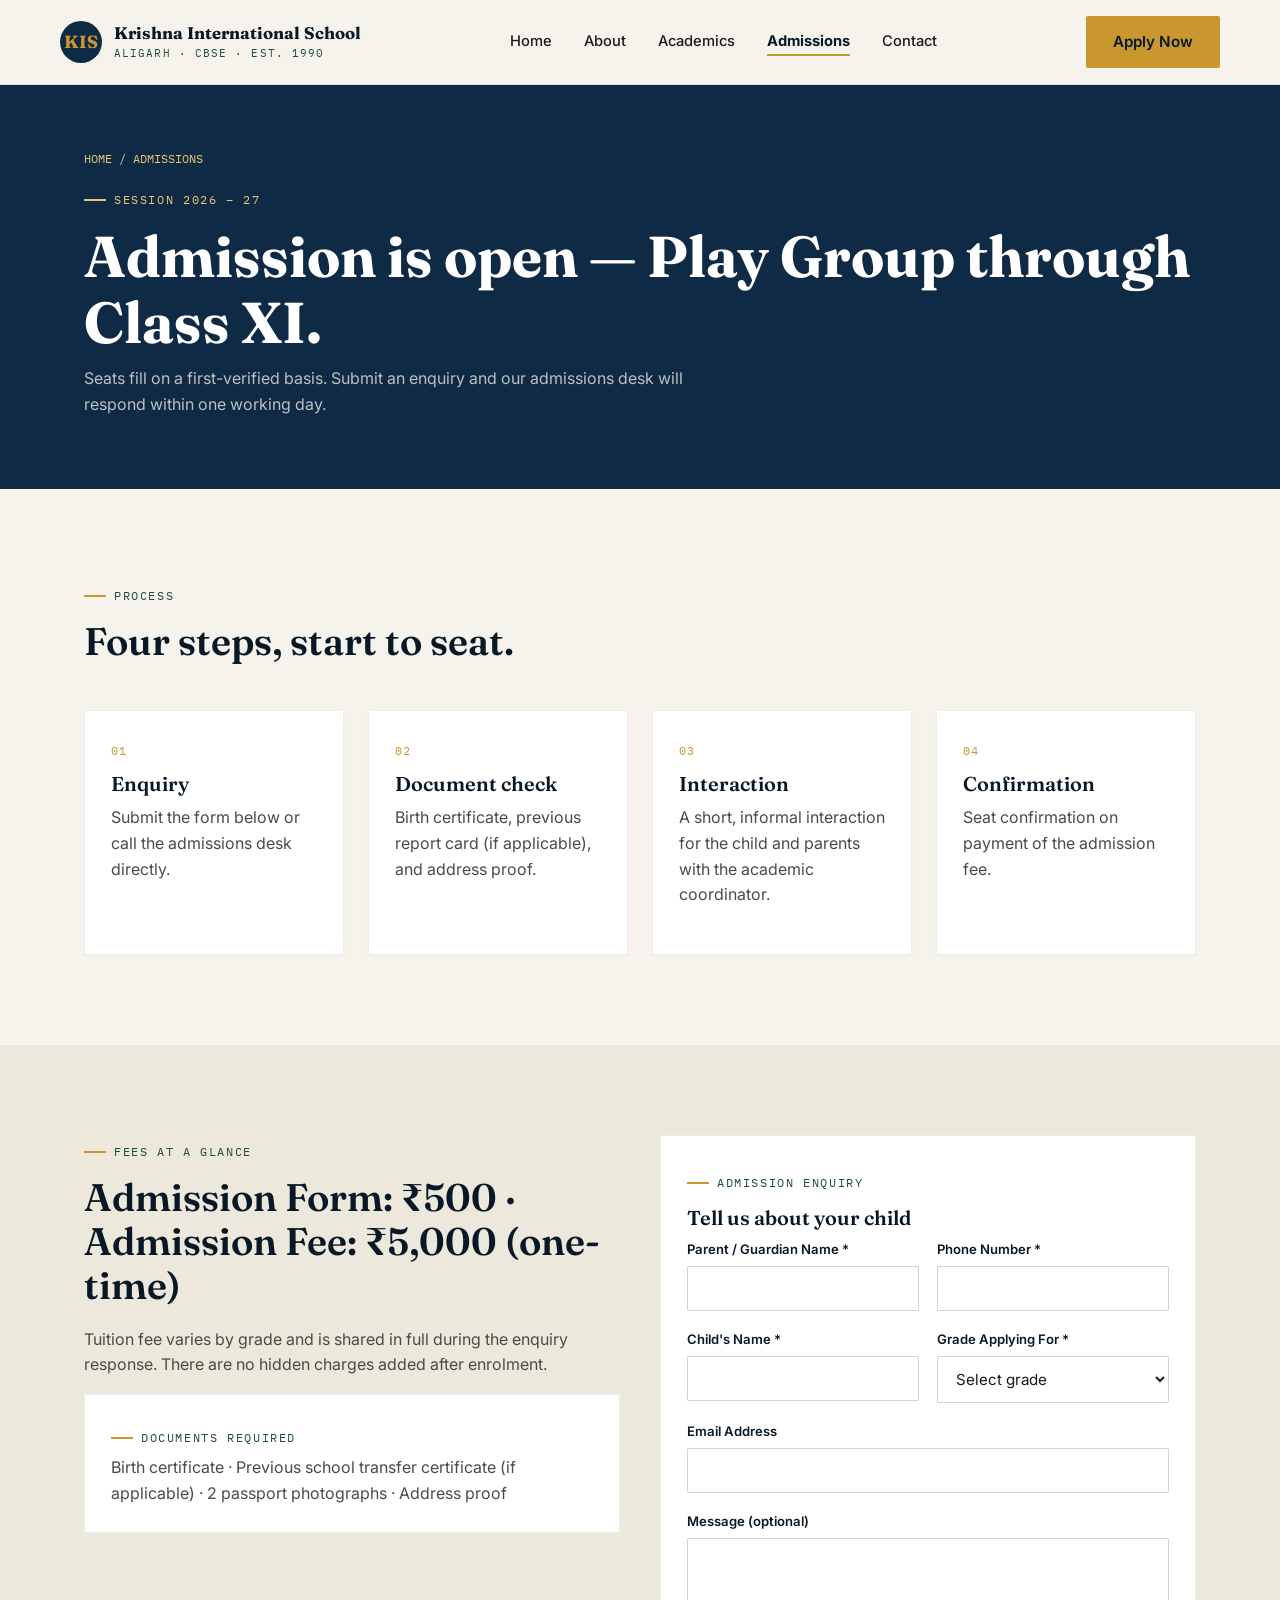
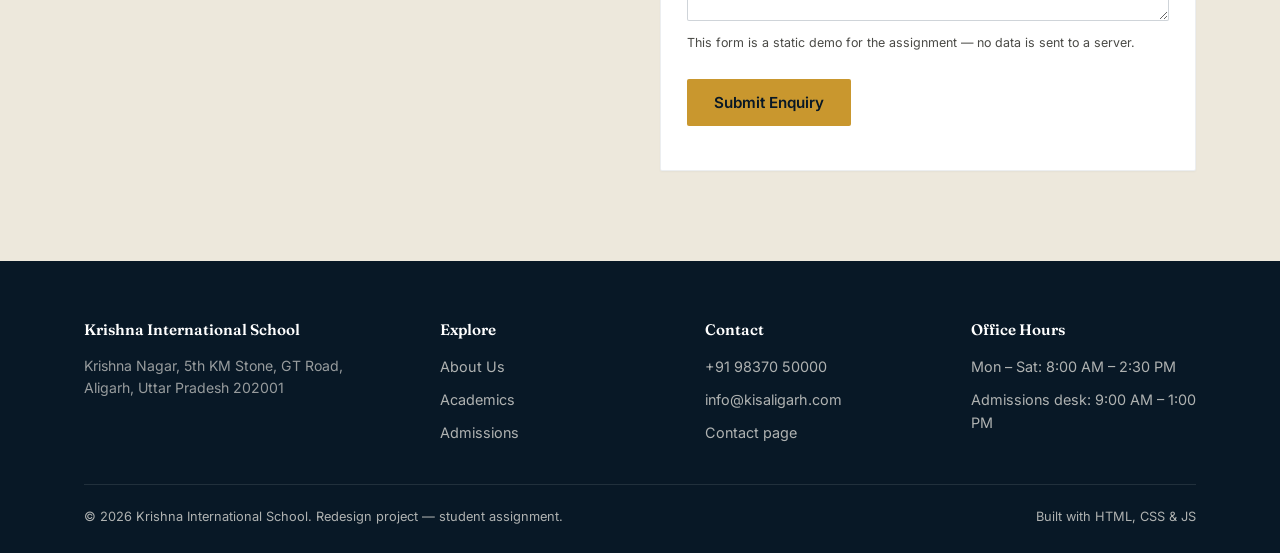
<file: admissions.html>
<!DOCTYPE html>
<html lang="en">
<head>
<meta charset="UTF-8" />
<meta name="viewport" content="width=device-width, initial-scale=1.0" />
<title>Admissions — Krishna International School, Aligarh</title>
<meta name="description" content="Admission process, eligibility, and enquiry form for Krishna International School, Aligarh — session 2026-27." />
<link rel="preconnect" href="https://fonts.googleapis.com">
<link href="https://fonts.googleapis.com/css2?family=Fraunces:wght@500;600;700&family=Inter:wght@400;500;600;700&family=IBM+Plex+Mono:wght@400;500&display=swap" rel="stylesheet">
<link rel="stylesheet" href="css/style.css" />
</head>
<body>

<header class="site-header">
  <div class="container header-inner">
    <a href="index.html" class="brand">
      <span class="brand-mark">KIS</span>
      <span class="brand-text">
        <strong>Krishna International School</strong>
        <span>Aligarh · CBSE · Est. 1990</span>
      </span>
    </a>
    <nav>
      <ul class="nav-links">
        <li><a href="index.html">Home</a></li>
        <li><a href="about.html">About</a></li>
        <li><a href="academics.html">Academics</a></li>
        <li><a href="admissions.html" class="active">Admissions</a></li>
        <li><a href="contact.html">Contact</a></li>
      </ul>
    </nav>
    <div class="nav-cta">
      <a href="admissions.html" class="btn btn-primary">Apply Now</a>
      <button class="nav-toggle" aria-label="Toggle menu" aria-expanded="false">
        <span></span><span></span><span></span>
      </button>
    </div>
  </div>
</header>

<div class="page-header">
  <div class="container">
    <div class="breadcrumb">HOME / ADMISSIONS</div>
    <span class="eyebrow">Session 2026 – 27</span>
    <h1>Admission is open — Play Group through Class XI.</h1>
    <p>Seats fill on a first-verified basis. Submit an enquiry and our admissions desk will respond within one working day.</p>
  </div>
</div>

<section>
  <div class="container">
    <div class="section-head reveal">
      <span class="eyebrow">Process</span>
      <h2>Four steps, start to seat.</h2>
    </div>
    <div class="grid-4">
      <div class="card reveal"><span class="index">01</span><h3>Enquiry</h3><p>Submit the form below or call the admissions desk directly.</p></div>
      <div class="card reveal"><span class="index">02</span><h3>Document check</h3><p>Birth certificate, previous report card (if applicable), and address proof.</p></div>
      <div class="card reveal"><span class="index">03</span><h3>Interaction</h3><p>A short, informal interaction for the child and parents with the academic coordinator.</p></div>
      <div class="card reveal"><span class="index">04</span><h3>Confirmation</h3><p>Seat confirmation on payment of the admission fee.</p></div>
    </div>
  </div>
</section>

<section class="section-alt">
  <div class="container grid-2">
    <div class="reveal">
      <span class="eyebrow">Fees at a Glance</span>
      <h2>Admission Form: ₹500 · Admission Fee: ₹5,000 (one-time)</h2>
      <p>Tuition fee varies by grade and is shared in full during the enquiry response. There are no hidden charges added after enrolment.</p>
      <div class="contact-info-card">
        <div class="eyebrow">Documents Required</div>
        <p style="margin-bottom:0;">Birth certificate · Previous school transfer certificate (if applicable) · 2 passport photographs · Address proof</p>
      </div>
    </div>
    <div class="card reveal">
      <span class="eyebrow" style="margin-top:0;">Admission Enquiry</span>
      <h3>Tell us about your child</h3>
      <form id="enquiry-form" novalidate>
        <div class="form-grid">
          <div>
            <label for="parent-name">Parent / Guardian Name *</label>
            <input type="text" id="parent-name" required />
          </div>
          <div>
            <label for="phone">Phone Number *</label>
            <input type="tel" id="phone" required />
          </div>
          <div>
            <label for="child-name">Child's Name *</label>
            <input type="text" id="child-name" required />
          </div>
          <div>
            <label for="grade">Grade Applying For *</label>
            <select id="grade" required>
              <option value="">Select grade</option>
              <option>Play Group</option>
              <option>Nursery</option>
              <option>Kindergarten</option>
              <option>Class I</option>
              <option>Class II</option>
              <option>Class III</option>
              <option>Class IV</option>
              <option>Class V</option>
              <option>Class VI – VIII</option>
              <option>Class IX – XI</option>
            </select>
          </div>
          <div class="full">
            <label for="email">Email Address</label>
            <input type="email" id="email" />
          </div>
          <div class="full">
            <label for="message">Message (optional)</label>
            <textarea id="message" rows="3"></textarea>
          </div>
        </div>
        <p class="field-note">This form is a static demo for the assignment — no data is sent to a server.</p>
        <button type="submit" class="btn btn-primary" style="margin-top:14px;">Submit Enquiry</button>
        <div class="form-status" role="status"></div>
      </form>
    </div>
  </div>
</section>

<footer>
  <div class="container">
    <div class="footer-grid">
      <div>
        <h4>Krishna International School</h4>
        <p style="color:rgba(246,243,236,0.6); font-size:0.88rem; max-width:32ch;">Krishna Nagar, 5th KM Stone, GT Road, Aligarh, Uttar Pradesh 202001</p>
      </div>
      <div>
        <h4>Explore</h4>
        <ul>
          <li><a href="about.html">About Us</a></li>
          <li><a href="academics.html">Academics</a></li>
          <li><a href="admissions.html">Admissions</a></li>
        </ul>
      </div>
      <div>
        <h4>Contact</h4>
        <ul>
          <li><a href="tel:+919837050000">+91 98370 50000</a></li>
          <li><a href="mailto:info@kisaligarh.com">info@kisaligarh.com</a></li>
          <li><a href="contact.html">Contact page</a></li>
        </ul>
      </div>
      <div>
        <h4>Office Hours</h4>
        <ul>
          <li>Mon – Sat: 8:00 AM – 2:30 PM</li>
          <li>Admissions desk: 9:00 AM – 1:00 PM</li>
        </ul>
      </div>
    </div>
    <div class="footer-bottom">
      <span>© 2026 Krishna International School. Redesign project — student assignment.</span>
      <span>Built with HTML, CSS &amp; JS</span>
    </div>
  </div>
</footer>

<script src="js/main.js"></script>
</body>
</html>
</file>
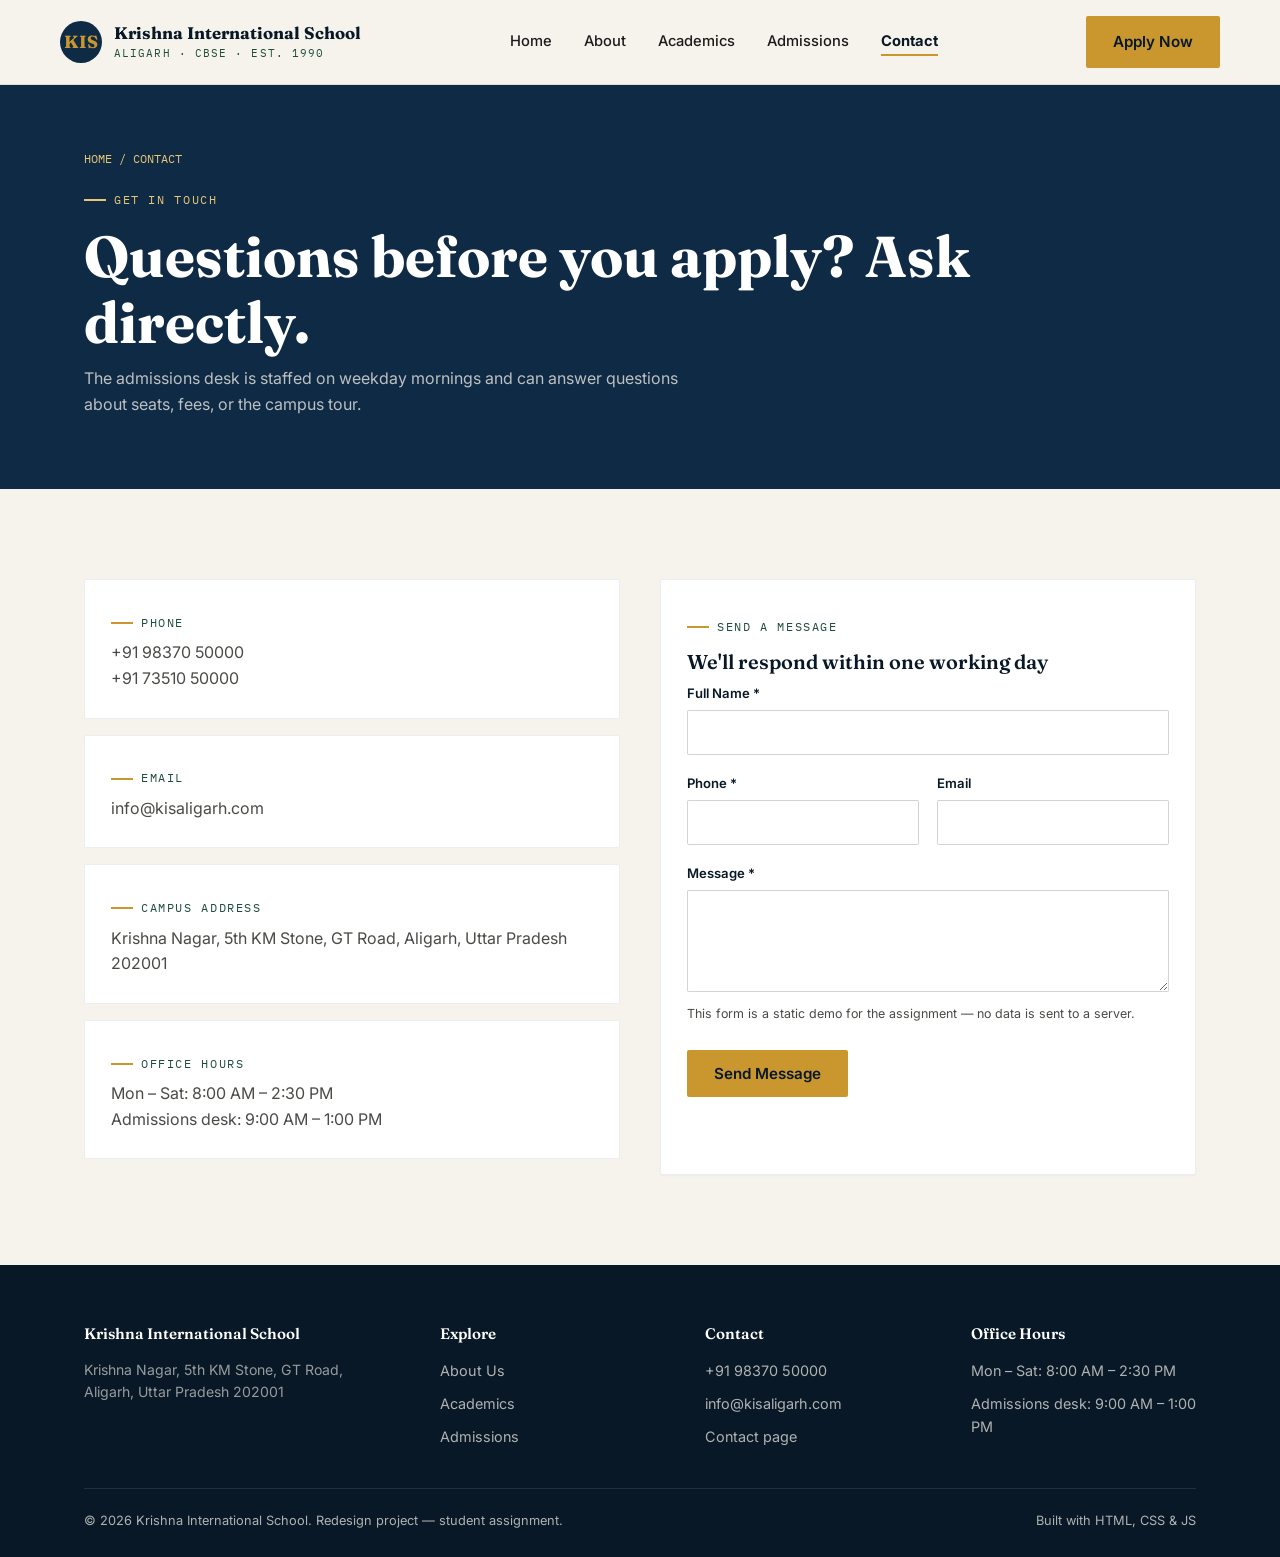
<file: contact.html>
<!DOCTYPE html>
<html lang="en">
<head>
<meta charset="UTF-8" />
<meta name="viewport" content="width=device-width, initial-scale=1.0" />
<title>Contact — Krishna International School, Aligarh</title>
<meta name="description" content="Contact Krishna International School, Aligarh — phone, email, and campus address." />
<link rel="preconnect" href="https://fonts.googleapis.com">
<link href="https://fonts.googleapis.com/css2?family=Fraunces:wght@500;600;700&family=Inter:wght@400;500;600;700&family=IBM+Plex+Mono:wght@400;500&display=swap" rel="stylesheet">
<link rel="stylesheet" href="css/style.css" />
</head>
<body>

<header class="site-header">
  <div class="container header-inner">
    <a href="index.html" class="brand">
      <span class="brand-mark">KIS</span>
      <span class="brand-text">
        <strong>Krishna International School</strong>
        <span>Aligarh · CBSE · Est. 1990</span>
      </span>
    </a>
    <nav>
      <ul class="nav-links">
        <li><a href="index.html">Home</a></li>
        <li><a href="about.html">About</a></li>
        <li><a href="academics.html">Academics</a></li>
        <li><a href="admissions.html">Admissions</a></li>
        <li><a href="contact.html" class="active">Contact</a></li>
      </ul>
    </nav>
    <div class="nav-cta">
      <a href="admissions.html" class="btn btn-primary">Apply Now</a>
      <button class="nav-toggle" aria-label="Toggle menu" aria-expanded="false">
        <span></span><span></span><span></span>
      </button>
    </div>
  </div>
</header>

<div class="page-header">
  <div class="container">
    <div class="breadcrumb">HOME / CONTACT</div>
    <span class="eyebrow">Get in Touch</span>
    <h1>Questions before you apply? Ask directly.</h1>
    <p>The admissions desk is staffed on weekday mornings and can answer questions about seats, fees, or the campus tour.</p>
  </div>
</div>

<section>
  <div class="container grid-2">
    <div class="reveal">
      <div class="contact-info-card">
        <div class="eyebrow">Phone</div>
        <p style="margin-bottom:0;"><a href="tel:+919837050000">+91 98370 50000</a><br><a href="tel:+917351050000">+91 73510 50000</a></p>
      </div>
      <div class="contact-info-card">
        <div class="eyebrow">Email</div>
        <p style="margin-bottom:0;"><a href="mailto:info@kisaligarh.com">info@kisaligarh.com</a></p>
      </div>
      <div class="contact-info-card">
        <div class="eyebrow">Campus Address</div>
        <p style="margin-bottom:0;">Krishna Nagar, 5th KM Stone, GT Road, Aligarh, Uttar Pradesh 202001</p>
      </div>
      <div class="contact-info-card">
        <div class="eyebrow">Office Hours</div>
        <p style="margin-bottom:0;">Mon – Sat: 8:00 AM – 2:30 PM<br>Admissions desk: 9:00 AM – 1:00 PM</p>
      </div>
    </div>
    <div class="card reveal">
      <span class="eyebrow" style="margin-top:0;">Send a Message</span>
      <h3>We'll respond within one working day</h3>
      <form id="enquiry-form" novalidate>
        <div class="form-grid">
          <div class="full">
            <label for="c-name">Full Name *</label>
            <input type="text" id="c-name" required />
          </div>
          <div>
            <label for="c-phone">Phone *</label>
            <input type="tel" id="c-phone" required />
          </div>
          <div>
            <label for="c-email">Email</label>
            <input type="email" id="c-email" />
          </div>
          <div class="full">
            <label for="c-message">Message *</label>
            <textarea id="c-message" rows="4" required></textarea>
          </div>
        </div>
        <p class="field-note">This form is a static demo for the assignment — no data is sent to a server.</p>
        <button type="submit" class="btn btn-primary" style="margin-top:14px;">Send Message</button>
        <div class="form-status" role="status"></div>
      </form>
    </div>
  </div>
</section>

<footer>
  <div class="container">
    <div class="footer-grid">
      <div>
        <h4>Krishna International School</h4>
        <p style="color:rgba(246,243,236,0.6); font-size:0.88rem; max-width:32ch;">Krishna Nagar, 5th KM Stone, GT Road, Aligarh, Uttar Pradesh 202001</p>
      </div>
      <div>
        <h4>Explore</h4>
        <ul>
          <li><a href="about.html">About Us</a></li>
          <li><a href="academics.html">Academics</a></li>
          <li><a href="admissions.html">Admissions</a></li>
        </ul>
      </div>
      <div>
        <h4>Contact</h4>
        <ul>
          <li><a href="tel:+919837050000">+91 98370 50000</a></li>
          <li><a href="mailto:info@kisaligarh.com">info@kisaligarh.com</a></li>
          <li><a href="contact.html">Contact page</a></li>
        </ul>
      </div>
      <div>
        <h4>Office Hours</h4>
        <ul>
          <li>Mon – Sat: 8:00 AM – 2:30 PM</li>
          <li>Admissions desk: 9:00 AM – 1:00 PM</li>
        </ul>
      </div>
    </div>
    <div class="footer-bottom">
      <span>© 2026 Krishna International School. Redesign project — student assignment.</span>
      <span>Built with HTML, CSS &amp; JS</span>
    </div>
  </div>
</footer>

<script src="js/main.js"></script>
</body>
</html>
</file>
<file: css/style.css>
/* =========================================================
   Krishna International School — Redesign
   Design tokens
   ========================================================= */
:root {
  --navy: #0F2A44;
  --navy-deep: #081826;
  --gold: #C9972E;
  --gold-light: #E7C776;
  --forest: #1F4D3D;
  --paper: #F6F3EC;
  --paper-dim: #EDE8DC;
  --ink: #1B1B1B;
  --ink-soft: #4A4A46;
  --white: #FFFFFF;

  --font-display: "Fraunces", "Georgia", serif;
  --font-body: "Inter", "Segoe UI", sans-serif;
  --font-mono: "IBM Plex Mono", monospace;

  --radius: 2px;
  --container: 1160px;
}

* { box-sizing: border-box; }
html { scroll-behavior: smooth; }

body {
  margin: 0;
  font-family: var(--font-body);
  color: var(--ink);
  background: var(--paper);
  line-height: 1.6;
  -webkit-font-smoothing: antialiased;
}

@media (prefers-reduced-motion: reduce) {
  html { scroll-behavior: auto; }
  * { animation-duration: 0.01ms !important; transition-duration: 0.01ms !important; }
}

a { color: inherit; text-decoration: none; }
img { max-width: 100%; display: block; }

.container {
  max-width: var(--container);
  margin: 0 auto;
  padding: 0 24px;
}

h1, h2, h3, h4 {
  font-family: var(--font-display);
  font-weight: 600;
  color: var(--navy-deep);
  line-height: 1.15;
  margin: 0 0 0.5em;
}

h1 { font-size: clamp(2.2rem, 5vw, 3.6rem); font-weight: 700; }
h2 { font-size: clamp(1.7rem, 3.2vw, 2.4rem); }
h3 { font-size: 1.25rem; }

p { margin: 0 0 1em; color: var(--ink-soft); }

.eyebrow {
  font-family: var(--font-mono);
  font-size: 0.72rem;
  letter-spacing: 0.14em;
  text-transform: uppercase;
  color: var(--forest);
  display: inline-flex;
  align-items: center;
  gap: 8px;
  margin-bottom: 14px;
}
.eyebrow::before {
  content: "";
  width: 22px;
  height: 2px;
  background: var(--gold);
  display: inline-block;
}

/* ---------- Buttons ---------- */
.btn {
  display: inline-flex;
  align-items: center;
  gap: 8px;
  padding: 13px 26px;
  font-family: var(--font-body);
  font-weight: 600;
  font-size: 0.95rem;
  border-radius: var(--radius);
  border: 1px solid transparent;
  cursor: pointer;
  transition: transform 0.15s ease, background 0.2s ease, color 0.2s ease, border-color .2s ease;
}
.btn:hover { transform: translateY(-2px); }
.btn-primary { background: var(--gold); color: var(--navy-deep); }
.btn-primary:hover { background: var(--gold-light); }
.btn-outline { border-color: var(--paper); color: var(--paper); }
.btn-outline:hover { background: rgba(255,255,255,0.08); }
.btn-outline-dark { border-color: var(--navy); color: var(--navy); }
.btn-outline-dark:hover { background: var(--navy); color: var(--white); }

/* ---------- Header ---------- */
.site-header {
  position: sticky;
  top: 0;
  z-index: 100;
  background: rgba(246, 243, 236, 0.92);
  backdrop-filter: blur(8px);
  border-bottom: 1px solid rgba(15,42,68,0.1);
}
.header-inner {
  display: flex;
  align-items: center;
  justify-content: space-between;
  padding: 16px 0;
}
.brand {
  display: flex;
  align-items: center;
  gap: 12px;
}
.brand-mark {
  width: 42px; height: 42px;
  background: var(--navy);
  border-radius: 50%;
  display: flex; align-items: center; justify-content: center;
  color: var(--gold);
  font-family: var(--font-display);
  font-weight: 700;
  font-size: 1.1rem;
  flex-shrink: 0;
}
.brand-text { line-height: 1.1; }
.brand-text strong { display: block; font-family: var(--font-display); font-size: 1.05rem; color: var(--navy-deep); }
.brand-text span { font-size: 0.68rem; letter-spacing: 0.1em; text-transform: uppercase; color: var(--forest); font-family: var(--font-mono); }

.nav-links {
  display: flex;
  gap: 32px;
  list-style: none;
  margin: 0; padding: 0;
  font-size: 0.92rem;
  font-weight: 500;
}
.nav-links a {
  position: relative;
  padding: 4px 0;
  color: var(--ink);
}
.nav-links a::after {
  content: "";
  position: absolute; left: 0; bottom: -2px;
  width: 0; height: 2px; background: var(--gold);
  transition: width 0.2s ease;
}
.nav-links a:hover::after, .nav-links a.active::after { width: 100%; }
.nav-links a.active { color: var(--navy-deep); font-weight: 700; }

.nav-cta { display: flex; align-items: center; gap: 16px; }

.nav-toggle {
  display: none;
  background: none; border: none; cursor: pointer;
  width: 32px; height: 24px;
  flex-direction: column; justify-content: space-between;
}
.nav-toggle span { display: block; height: 2px; background: var(--navy-deep); border-radius: 2px; }

@media (max-width: 860px) {
  .nav-links {
    position: fixed; top: 74px; left: 0; right: 0;
    background: var(--paper);
    flex-direction: column;
    padding: 20px 24px 30px;
    gap: 18px;
    border-bottom: 1px solid rgba(15,42,68,0.1);
    transform: translateY(-140%);
    transition: transform 0.25s ease;
  }
  .nav-links.open { transform: translateY(0); }
  .nav-toggle { display: flex; }
  .nav-cta .btn-primary { display: none; }
}

/* ---------- Achiever ticker (signature element) ---------- */
.ticker {
  background: var(--navy-deep);
  color: var(--gold-light);
  overflow: hidden;
  border-bottom: 1px solid rgba(201,151,46,0.3);
}
.ticker-track {
  display: flex;
  width: max-content;
  animation: scrollTicker 32s linear infinite;
}
.ticker:hover .ticker-track { animation-play-state: paused; }
.ticker-item {
  font-family: var(--font-mono);
  font-size: 0.78rem;
  letter-spacing: 0.03em;
  padding: 9px 40px;
  white-space: nowrap;
  border-right: 1px solid rgba(231,199,118,0.2);
  display: flex; align-items: center; gap: 10px;
}
.ticker-item::before { content: "◆"; color: var(--gold); font-size: 0.6rem; }
@keyframes scrollTicker {
  from { transform: translateX(0); }
  to { transform: translateX(-50%); }
}

/* ---------- Hero ---------- */
.hero {
  background: linear-gradient(180deg, var(--navy) 0%, var(--navy-deep) 100%);
  color: var(--white);
  padding: 90px 0 100px;
  position: relative;
  overflow: hidden;
}
.hero::after {
  content: "";
  position: absolute; inset: 0;
  background-image: radial-gradient(circle at 85% 20%, rgba(201,151,46,0.14), transparent 45%);
  pointer-events: none;
}
.hero-grid {
  display: grid;
  grid-template-columns: 1.1fr 0.9fr;
  gap: 60px;
  align-items: center;
  position: relative;
}
.hero .eyebrow { color: var(--gold-light); }
.hero .eyebrow::before { background: var(--gold-light); }
.hero h1 { color: var(--white); }
.hero p.lead { color: rgba(246,243,236,0.78); font-size: 1.08rem; max-width: 46ch; }
.hero-actions { display: flex; gap: 14px; margin-top: 30px; flex-wrap: wrap; }

.hero-stats {
  display: grid;
  grid-template-columns: 1fr 1fr;
  gap: 1px;
  background: rgba(255,255,255,0.12);
  border: 1px solid rgba(255,255,255,0.12);
  border-radius: var(--radius);
  overflow: hidden;
}
.stat {
  background: rgba(255,255,255,0.04);
  padding: 26px 22px;
}
.stat .num {
  font-family: var(--font-display);
  font-size: 2.1rem;
  color: var(--gold-light);
  display: block;
}
.stat .label {
  font-size: 0.78rem;
  color: rgba(246,243,236,0.65);
  font-family: var(--font-mono);
  letter-spacing: 0.04em;
}

@media (max-width: 860px) {
  .hero-grid { grid-template-columns: 1fr; }
}

/* ---------- Sections ---------- */
section { padding: 90px 0; }
.section-tight { padding: 70px 0; }
.section-alt { background: var(--paper-dim); }
.section-dark { background: var(--navy-deep); color: var(--paper); }
.section-dark h2 { color: var(--white); }
.section-dark p { color: rgba(246,243,236,0.7); }

.section-head {
  max-width: 640px;
  margin: 0 0 46px;
}
.section-head.center { margin-left: auto; margin-right: auto; text-align: center; }

/* ---------- Grid cards ---------- */
.grid-3 { display: grid; grid-template-columns: repeat(3, 1fr); gap: 28px; }
.grid-4 { display: grid; grid-template-columns: repeat(4, 1fr); gap: 24px; }
.grid-2 { display: grid; grid-template-columns: 1fr 1fr; gap: 40px; }

@media (max-width: 900px) {
  .grid-3, .grid-4 { grid-template-columns: repeat(2, 1fr); }
  .grid-2 { grid-template-columns: 1fr; }
}
@media (max-width: 600px) {
  .grid-3, .grid-4 { grid-template-columns: 1fr; }
}

.card {
  background: var(--white);
  border: 1px solid rgba(15,42,68,0.08);
  border-radius: var(--radius);
  padding: 30px 26px;
  transition: transform 0.2s ease, box-shadow 0.2s ease;
}
.card:hover { transform: translateY(-4px); box-shadow: 0 14px 30px rgba(15,42,68,0.09); }
.card .index {
  font-family: var(--font-mono);
  color: var(--gold);
  font-size: 0.78rem;
  letter-spacing: 0.05em;
  display: block;
  margin-bottom: 12px;
}

/* ---------- Reveal on scroll ----------
   IMPORTANT: content is visible by default (opacity: 1).
   JS only ADDS a starting hidden state via the .js-reveal-ready class,
   so if JavaScript fails to load for any reason, everything still shows. */
.reveal { opacity: 1; transform: none; transition: opacity 0.6s ease, transform 0.6s ease; }
.js-reveal-ready .reveal { opacity: 0; transform: translateY(18px); }
.js-reveal-ready .reveal.in-view { opacity: 1; transform: translateY(0); }

/* ---------- Timeline (academics) ---------- */
.stage-list { display: flex; flex-direction: column; }
.stage {
  display: grid;
  grid-template-columns: 100px 1fr;
  gap: 28px;
  padding: 30px 0;
  border-top: 1px solid rgba(15,42,68,0.12);
}
.stage:last-child { border-bottom: 1px solid rgba(15,42,68,0.12); }
.stage .range { font-family: var(--font-mono); color: var(--forest); font-size: 0.85rem; padding-top: 4px; }
.stage h3 { margin-bottom: 8px; }
.stage ul { margin: 10px 0 0; padding-left: 18px; color: var(--ink-soft); font-size: 0.94rem; }

@media (max-width: 640px) {
  .stage { grid-template-columns: 1fr; gap: 8px; }
}

/* ---------- Testimonials ---------- */
.quote-card {
  background: var(--white);
  border-left: 3px solid var(--gold);
  padding: 26px 28px;
  border-radius: var(--radius);
}
.quote-card p { color: var(--ink); font-style: italic; }
.quote-card .who { font-family: var(--font-mono); font-size: 0.78rem; color: var(--forest); font-style: normal; }

/* ---------- CTA banner ---------- */
.cta-banner {
  background: var(--forest);
  color: var(--white);
  border-radius: var(--radius);
  padding: 54px 48px;
  display: flex;
  align-items: center;
  justify-content: space-between;
  gap: 30px;
  flex-wrap: wrap;
}
.cta-banner h2 { color: var(--white); margin-bottom: 6px; }
.cta-banner p { color: rgba(246,243,236,0.8); margin-bottom: 0; }

/* ---------- Forms ---------- */
.form-grid { display: grid; grid-template-columns: 1fr 1fr; gap: 18px; }
.form-grid .full { grid-column: 1 / -1; }
label { display: block; font-size: 0.82rem; font-weight: 600; margin-bottom: 6px; color: var(--navy-deep); }
input, select, textarea {
  width: 100%;
  padding: 12px 14px;
  border: 1px solid rgba(15,42,68,0.2);
  border-radius: var(--radius);
  font-family: var(--font-body);
  font-size: 0.95rem;
  background: var(--white);
  color: var(--ink);
}
input:focus, select:focus, textarea:focus {
  outline: 2px solid var(--gold);
  outline-offset: 1px;
  border-color: var(--gold);
}
.field-note { font-size: 0.78rem; color: var(--ink-soft); margin-top: 4px; }
.form-status { margin-top: 14px; font-size: 0.9rem; font-weight: 600; }
.form-status.ok { color: var(--forest); }
.form-status.err { color: #A3372C; }

@media (max-width: 640px) {
  .form-grid { grid-template-columns: 1fr; }
}

/* ---------- Map / contact cards ---------- */
.contact-info-card {
  background: var(--white);
  border-radius: var(--radius);
  padding: 26px;
  border: 1px solid rgba(15,42,68,0.08);
  margin-bottom: 16px;
}
.contact-info-card .eyebrow { margin-bottom: 8px; }

/* ---------- Footer ---------- */
footer {
  background: var(--navy-deep);
  color: rgba(246,243,236,0.7);
  padding: 60px 0 26px;
}
.footer-grid {
  display: grid;
  grid-template-columns: 1.4fr 1fr 1fr 1fr;
  gap: 40px;
  padding-bottom: 40px;
  border-bottom: 1px solid rgba(255,255,255,0.1);
}
footer h4 { color: var(--white); font-size: 0.95rem; margin-bottom: 16px; }
footer ul { list-style: none; padding: 0; margin: 0; display: flex; flex-direction: column; gap: 10px; font-size: 0.9rem; }
footer a:hover { color: var(--gold-light); }
.footer-bottom {
  display: flex; justify-content: space-between; align-items: center;
  padding-top: 22px; font-size: 0.8rem; flex-wrap: wrap; gap: 10px;
}

@media (max-width: 800px) {
  .footer-grid { grid-template-columns: 1fr 1fr; }
}

/* ---------- Page header (inner pages) ---------- */
.page-header {
  background: var(--navy);
  color: var(--white);
  padding: 64px 0 56px;
}
.page-header .eyebrow { color: var(--gold-light); }
.page-header .eyebrow::before { background: var(--gold-light); }
.page-header h1 { color: var(--white); margin-bottom: 10px; }
.page-header p { color: rgba(246,243,236,0.75); max-width: 60ch; }
.breadcrumb { font-family: var(--font-mono); font-size: 0.78rem; color: var(--gold-light); margin-bottom: 14px; }

/* =========================================================
   POLISH PASS — hero overhaul, new sections, micro-interactions
   ========================================================= */

/* ---------- Navbar scroll transition ---------- */
.site-header { transition: padding 0.25s ease, box-shadow 0.25s ease, background 0.25s ease; }
.site-header.scrolled {
  box-shadow: 0 8px 24px rgba(15,42,68,0.08);
  background: rgba(246, 243, 236, 0.98);
}
.site-header.scrolled .header-inner { padding: 10px 0; }

/* ---------- Scroll progress bar ---------- */
.scroll-progress-track {
  position: fixed; top: 0; left: 0; right: 0;
  height: 3px;
  background: transparent;
  z-index: 200;
  pointer-events: none;
}
.scroll-progress-bar {
  height: 100%;
  width: 0%;
  background: linear-gradient(90deg, var(--gold), var(--forest));
  transition: width 0.1s linear;
}

/* ---------- Back to top ---------- */
.back-to-top {
  position: fixed;
  bottom: 26px; right: 26px;
  width: 46px; height: 46px;
  border-radius: 50%;
  background: var(--navy-deep);
  color: var(--gold-light);
  border: none;
  display: flex; align-items: center; justify-content: center;
  cursor: pointer;
  z-index: 150;
  opacity: 0;
  transform: translateY(12px);
  pointer-events: none;
  transition: opacity 0.25s ease, transform 0.25s ease, background 0.2s ease;
  box-shadow: 0 8px 20px rgba(8,24,38,0.25);
}
.back-to-top.visible { opacity: 1; transform: translateY(0); pointer-events: auto; }
.back-to-top:hover { background: var(--forest); }

/* ---------- Hero overhaul ---------- */
.hero-full {
  min-height: 92vh;
  display: flex;
  align-items: center;
  padding: 120px 0 70px;
  position: relative;
}
.hero-bg { position: absolute; inset: 0; overflow: hidden; z-index: 0; }
.hero-bg-grid {
  position: absolute; inset: -1px;
  background-image:
    linear-gradient(rgba(231,199,118,0.06) 1px, transparent 1px),
    linear-gradient(90deg, rgba(231,199,118,0.06) 1px, transparent 1px);
  background-size: 56px 56px;
  mask-image: radial-gradient(ellipse at 70% 30%, black 10%, transparent 70%);
}
.hero-bg-glow {
  position: absolute;
  border-radius: 50%;
  filter: blur(60px);
}
.hero-bg-glow-1 {
  width: 480px; height: 480px;
  top: -140px; right: -100px;
  background: radial-gradient(circle, rgba(201,151,46,0.22), transparent 70%);
}
.hero-bg-glow-2 {
  width: 380px; height: 380px;
  bottom: -160px; left: -80px;
  background: radial-gradient(circle, rgba(31,77,61,0.35), transparent 70%);
}
.hero-full .hero-grid { position: relative; z-index: 1; align-items: center; }
.hero-copy h1 { animation: heroRise 0.8s ease both; }
.hero-copy .eyebrow { animation: heroRise 0.7s ease both; }
.hero-copy .lead { animation: heroRise 0.9s ease 0.05s both; }
.hero-copy .hero-actions { animation: heroRise 1s ease 0.1s both; }
@keyframes heroRise {
  from { opacity: 0; transform: translateY(16px); }
  to { opacity: 1; transform: translateY(0); }
}

.hero-actions .btn-primary svg { transition: transform 0.2s ease; }
.hero-actions .btn-primary:hover svg { transform: translateX(3px); }

/* Floating stat cards */
.hero-stats-float {
  display: grid;
  grid-template-columns: 1fr 1fr;
  gap: 18px;
}
.stat-card {
  background: rgba(255,255,255,0.06);
  border: 1px solid rgba(255,255,255,0.14);
  backdrop-filter: blur(6px);
  border-radius: 6px;
  padding: 24px 20px;
  animation: statFloat 5s ease-in-out infinite;
  transition: transform 0.2s ease, background 0.2s ease;
}
.stat-card:hover { background: rgba(255,255,255,0.1); transform: translateY(-4px); }
.stat-card .num, .stat-card .num-static {
  font-family: var(--font-display);
  font-size: 2rem;
  color: var(--gold-light);
}
.stat-card .num-suffix { font-family: var(--font-display); font-size: 1.4rem; color: var(--gold-light); }
.stat-card .label {
  display: block;
  font-size: 0.76rem;
  font-family: var(--font-mono);
  color: rgba(246,243,236,0.65);
  margin-top: 6px;
}
.float-1 { animation-delay: 0s; }
.float-2 { animation-delay: 0.6s; }
.float-3 { animation-delay: 1.2s; }
.float-4 { animation-delay: 1.8s; }
@keyframes statFloat {
  0%, 100% { transform: translateY(0); }
  50% { transform: translateY(-6px); }
}
@media (prefers-reduced-motion: reduce) {
  .stat-card { animation: none; }
  .hero-copy h1, .hero-copy .eyebrow, .hero-copy .lead, .hero-copy .hero-actions { animation: none; opacity: 1; }
}

/* Scroll indicator */
.scroll-indicator {
  position: absolute;
  left: 50%; bottom: 28px;
  transform: translateX(-50%);
  display: flex; flex-direction: column; align-items: center; gap: 6px;
  color: rgba(246,243,236,0.7);
  font-family: var(--font-mono);
  font-size: 0.7rem;
  letter-spacing: 0.08em;
  text-transform: uppercase;
  z-index: 1;
}
.scroll-indicator svg { animation: bounceDown 1.8s ease-in-out infinite; }
@keyframes bounceDown {
  0%, 100% { transform: translateY(0); opacity: 0.6; }
  50% { transform: translateY(6px); opacity: 1; }
}

@media (max-width: 860px) {
  .hero-full { min-height: auto; padding: 60px 0 80px; }
  .hero-stats-float { grid-template-columns: 1fr 1fr; }
  .scroll-indicator { display: none; }
}

/* ---------- Dividers ---------- */
.divider { color: rgba(15,42,68,0.14); line-height: 0; }
.divider svg { width: 100%; height: 32px; display: block; }
.divider-alt { color: rgba(15,42,68,0.1); }

/* ---------- Card polish (applies sitewide) ---------- */
.card {
  box-shadow: 0 1px 2px rgba(15,42,68,0.04);
  transition: transform 0.25s ease, box-shadow 0.25s ease, border-color 0.25s ease;
}
.card:hover {
  transform: translateY(-6px);
  box-shadow: 0 20px 40px rgba(15,42,68,0.12);
  border-color: rgba(201,151,46,0.35);
}
.quote-card { transition: transform 0.2s ease, box-shadow 0.2s ease; }
.quote-card:hover { transform: translateY(-3px); box-shadow: 0 14px 26px rgba(15,42,68,0.08); }

/* ---------- Principal's message ---------- */
.principal-card {
  display: flex;
  align-items: center;
  gap: 40px;
  background: var(--white);
  border: 1px solid rgba(15,42,68,0.08);
  border-radius: 6px;
  padding: 40px;
}
.principal-avatar {
  flex-shrink: 0;
  width: 96px; height: 96px;
  border-radius: 50%;
  background: var(--navy);
  color: var(--gold-light);
  font-family: var(--font-display);
  font-size: 1.6rem;
  font-weight: 700;
  display: flex; align-items: center; justify-content: center;
}
.principal-quote { font-family: var(--font-display); font-size: 1.15rem; color: var(--ink); font-style: italic; }
.principal-name { font-weight: 700; color: var(--navy-deep); }
.principal-role { font-family: var(--font-mono); font-size: 0.78rem; color: var(--forest); }

@media (max-width: 700px) {
  .principal-card { flex-direction: column; text-align: center; gap: 20px; padding: 32px 24px; }
}

/* ---------- Campus gallery ---------- */
.gallery-grid {
  display: grid;
  grid-template-columns: repeat(4, 1fr);
  gap: 22px;
}
.gallery-card {
  border-radius: 6px;
  padding: 32px 24px;
  color: var(--white);
  position: relative;
  overflow: hidden;
  transition: transform 0.25s ease, box-shadow 0.25s ease;
}
.gallery-card:hover { transform: translateY(-5px) scale(1.015); box-shadow: 0 18px 36px rgba(15,42,68,0.18); }
.gallery-card svg {
  width: 34px; height: 34px;
  margin-bottom: 16px;
  transition: transform 0.3s ease;
}
.gallery-card:hover svg { transform: scale(1.12) rotate(-2deg); }
.gallery-card h3 { color: var(--white); margin-bottom: 6px; }
.gallery-card p { color: rgba(255,255,255,0.78); margin-bottom: 0; font-size: 0.9rem; }
.gallery-tone-navy { background: linear-gradient(150deg, var(--navy), var(--navy-deep)); }
.gallery-tone-forest { background: linear-gradient(150deg, var(--forest), #123328); }
.gallery-tone-gold { background: linear-gradient(150deg, #B9862A, #8C6420); }

@media (max-width: 900px) { .gallery-grid { grid-template-columns: 1fr 1fr; } }
@media (max-width: 560px) { .gallery-grid { grid-template-columns: 1fr; } }

/* ---------- FAQ accordion ---------- */
.faq-list { max-width: 760px; }
.faq-item {
  border-bottom: 1px solid rgba(15,42,68,0.12);
}
.faq-question {
  width: 100%;
  display: flex; align-items: center; justify-content: space-between;
  gap: 16px;
  background: none; border: none;
  text-align: left;
  font-family: var(--font-body);
  font-weight: 600;
  font-size: 1rem;
  color: var(--navy-deep);
  padding: 20px 4px;
  cursor: pointer;
}
.faq-icon { flex-shrink: 0; width: 18px; height: 18px; transition: transform 0.25s ease; color: var(--forest); }
.faq-item.open .faq-icon { transform: rotate(180deg); }
.faq-answer {
  max-height: 0;
  overflow: hidden;
  transition: max-height 0.3s ease;
}
.faq-answer p { padding: 0 4px 20px; margin: 0; }
.faq-item.open .faq-answer { max-height: 220px; }
</file>
